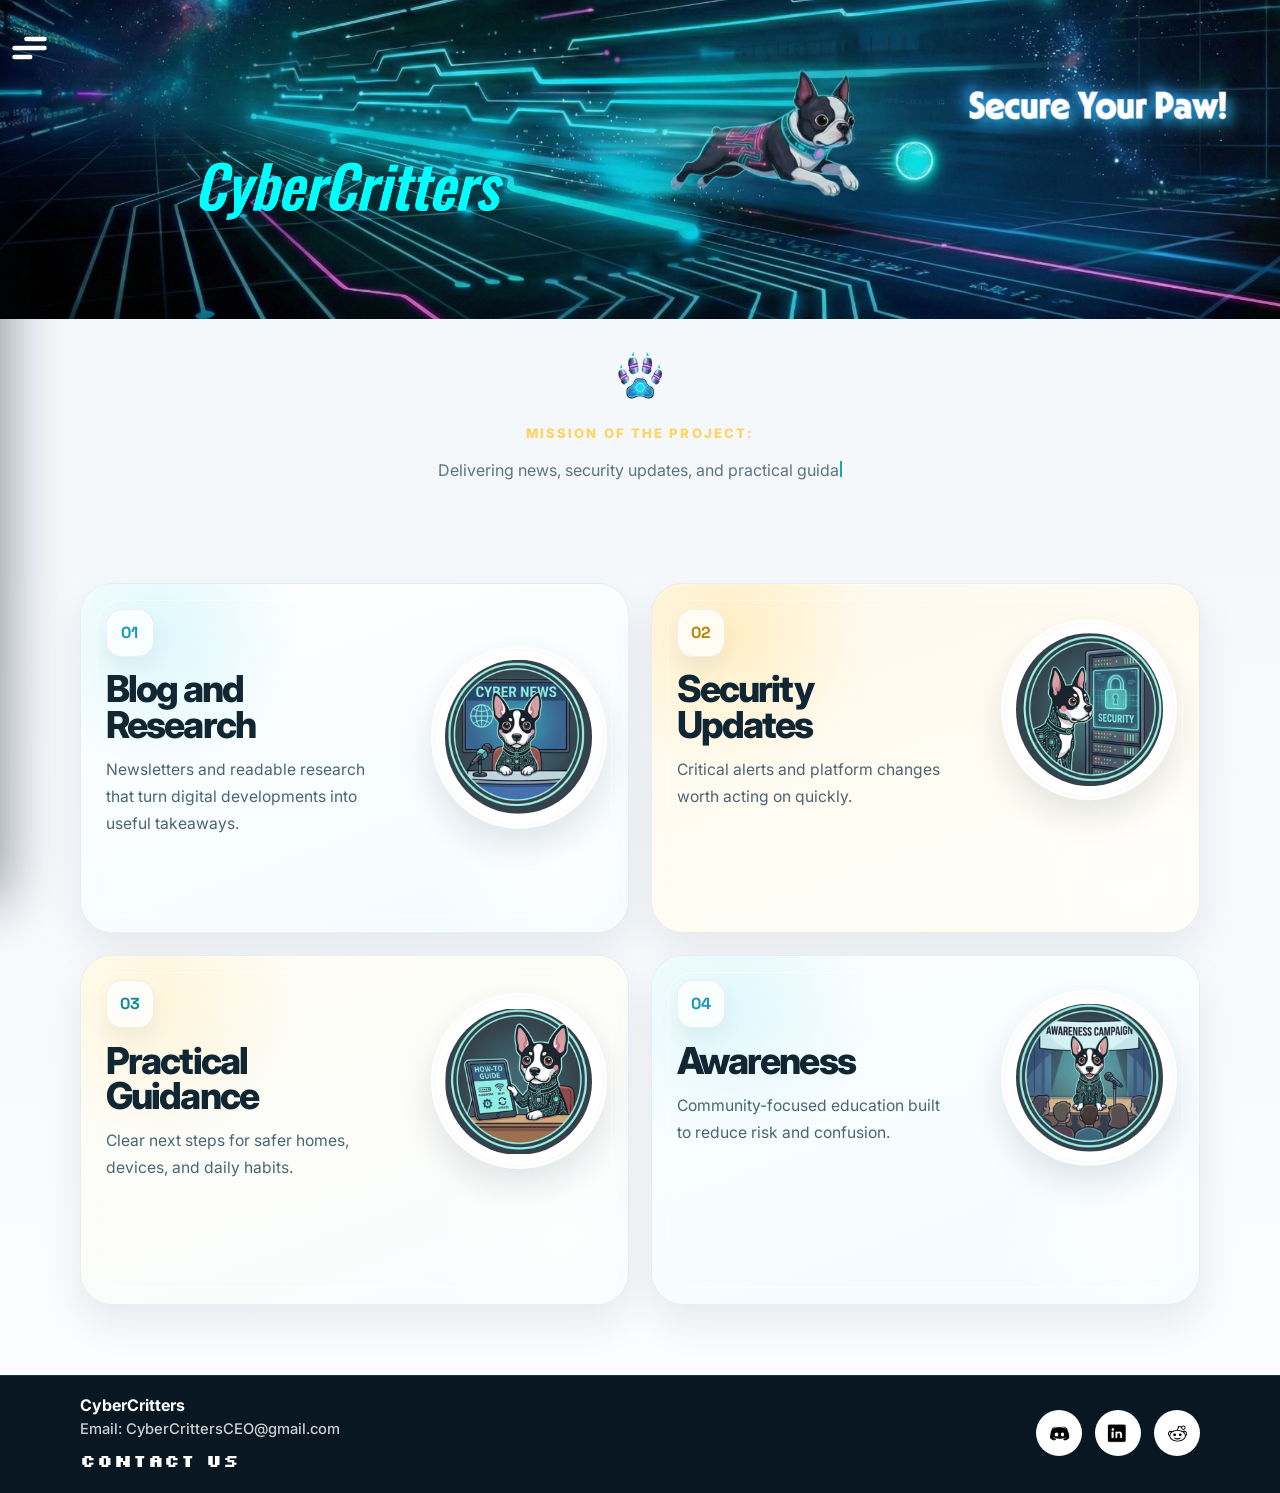
<file: index.html>
<!DOCTYPE html>
<html lang="en">
<head>
  <meta charset="UTF-8" />
  <title>CyberCritters | News, Security Updates &amp; Practical Guidance</title>
  <meta name="viewport" content="width=device-width, initial-scale=1" />
  <meta
    name="description"
    content="CyberCritters delivers news, security updates, and practical guidance to keep all critters—and their devices—safe and connected."
  />
  <script>
    document.documentElement.classList.add("js");
  </script>
  <link rel="stylesheet" href="styles.css?v=20260407pixel" />
  <link rel="preconnect" href="https://fonts.googleapis.com" />
  <link rel="preconnect" href="https://fonts.gstatic.com" crossorigin />
  <link
    href="https://fonts.googleapis.com/css2?family=Inter:wght@300;400;500;600;700;800&amp;family=Space+Grotesk:wght@500;700&amp;display=swap"
    rel="stylesheet"
  />
</head>
<body>
  <header class="site-header">
    <button class="menu-toggle hamburger" type="button" aria-expanded="false" aria-controls="site-menu" aria-label="Open navigation menu">
      <svg viewBox="0 0 32 32" aria-hidden="true" focusable="false">
        <path
          class="line line-top-bottom"
          d="M27 10 13 10C10.8 10 9 8.2 9 6 9 3.5 10.8 2 13 2 15.2 2 17 3.8 17 6L17 26C17 28.2 18.8 30 21 30 23.2 30 25 28.2 25 26 25 23.8 23.2 22 21 22L7 22"
        ></path>
        <path class="line" d="M7 16 27 16"></path>
      </svg>
    </button>

    <div class="nav-backdrop" data-menu-close></div>

    <nav id="site-menu" class="nav-links" aria-label="Primary">
      <a href="#home" data-menu-link>Home</a>
      <a href="history.html" data-menu-link>History</a>
      <a href="team.html" data-menu-link>Team</a>
      <a href="faq.html" data-menu-link>FAQ</a>
      <a href="blog.html" data-menu-link>Blog and Research</a>
    </nav>
  </header>

  <main class="page-shell">
    <section id="home" class="hero-section">
      <figure class="hero-banner-frame">
        <img src="images/contact-banner.png" alt="CyberCritters banner" class="hero-banner-image" />
        <div class="hero-banner-motion" aria-hidden="true">
          <span class="hero-banner-wind hero-banner-wind--dog hero-banner-wind--primary"></span>
          <span class="hero-banner-wind hero-banner-wind--dog hero-banner-wind--secondary"></span>
          <span class="hero-banner-wind hero-banner-wind--dog hero-banner-wind--accent"></span>
          <span class="hero-banner-glow hero-banner-glow--dog"></span>
        </div>
      </figure>
    </section>

    <section id="history" class="mission-section">
      <div class="container mission-shell">
        <div class="mission-header">
          <img src="images/cyber-logo.png" alt="" class="hero-logo" aria-hidden="true" />
          <p class="hero-label">Mission of the project:</p>
        </div>

        <p
          class="hero-mission mission-text"
          data-full-text="Delivering news, security updates, and practical guidance to help keep all critters—and their devices—safe and connected."
          aria-label="Delivering news, security updates, and practical guidance to help keep all critters—and their devices—safe and connected."
        >
          Delivering news, security updates, and practical guidance to help keep all critters—and their devices—safe and connected.
        </p>
      </div>
    </section>

    <section id="services" class="services-section">
      <div class="container">
        <div class="services-grid">
          <article id="blog" class="service-card service-card-news" tabindex="0">
            <div class="service-card-face service-card-front">
              <div class="service-card-front-copy">
                <span class="service-card-index">01</span>
                <h2 id="service-news-title" class="service-card-title-wide">Blog and Research</h2>
                <p class="service-card-front-summary">
                  Newsletters and readable research that turn digital developments into useful takeaways.
                </p>
              </div>
              <div class="service-image-wrapper">
                <img src="images/News.png" alt="News" class="service-image" />
              </div>
            </div>
            <div class="service-card-face service-card-back" aria-labelledby="service-news-title">
              <div class="service-card-copy">
                <span class="service-card-copy-label">Newsroom</span>
                <h3 class="service-card-copy-title">Fresh briefings and research</h3>
                <p>
                  Visit the dedicated page to read newsletters, research notes, and team updates designed
                  for practical digital safety.
                </p>
                <a class="service-card-cta" href="blog.html">Open Blog and Research</a>
              </div>
            </div>
          </article>

          <article class="service-card service-card-security" tabindex="0">
            <div class="service-card-face service-card-front">
              <div class="service-card-front-copy">
                <span class="service-card-index">02</span>
                <h2 id="service-security-title">Security Updates</h2>
                <p class="service-card-front-summary">
                  Critical alerts and platform changes worth acting on quickly.
                </p>
              </div>
              <div class="service-image-wrapper">
                <img src="images/Security.png" alt="Security Updates" class="service-image" />
              </div>
            </div>
            <div class="service-card-face service-card-back" aria-labelledby="service-security-title">
              <div class="service-card-copy">
                <span class="service-card-copy-label">Alerts</span>
                <h3 class="service-card-copy-title">Updates that matter</h3>
                <p>
                  The initiative provides critical technical updates to ensure that infrastructure and
                  devices remain secure and operational.
                </p>
              </div>
            </div>
          </article>

          <article class="service-card service-card-guidance" tabindex="0">
            <div class="service-card-face service-card-front">
              <div class="service-card-front-copy">
                <span class="service-card-index">03</span>
                <h2 id="service-guidance-title">Practical Guidance</h2>
                <p class="service-card-front-summary">
                  Clear next steps for safer homes, devices, and daily habits.
                </p>
              </div>
              <div class="service-image-wrapper">
                <img src="images/Practical Guidance.png" alt="Practical Guidance" class="service-image" />
              </div>
            </div>
            <div class="service-card-face service-card-back" aria-labelledby="service-guidance-title">
              <div class="service-card-copy">
                <span class="service-card-copy-label">How-to</span>
                <h3 class="service-card-copy-title">Advice you can use</h3>
                <p>
                  CyberCritters offers actionable advice to help users maintain the safety and stability of
                  their homes and technology.
                </p>
              </div>
            </div>
          </article>

          <article class="service-card service-card-awareness" tabindex="0">
            <div class="service-card-face service-card-front">
              <div class="service-card-front-copy">
                <span class="service-card-index">04</span>
                <h2 id="service-awareness-title">Awareness</h2>
                <p class="service-card-front-summary">
                  Community-focused education built to reduce risk and confusion.
                </p>
              </div>
              <div class="service-image-wrapper">
                <img src="images/Awareness.png" alt="Awareness" class="service-image" />
              </div>
            </div>
            <div class="service-card-face service-card-back" aria-labelledby="service-awareness-title">
              <div class="service-card-copy">
                <span class="service-card-copy-label">Outreach</span>
                <h3 class="service-card-copy-title">Education with reach</h3>
                <p>
                  This outreach program is committed to bringing vital services and education to communities
                  in need of stability and protection.
                </p>
              </div>
            </div>
          </article>
        </div>
      </div>
    </section>

  </main>

  <footer class="footer">
    <div class="container footer-inner">
      <div class="footer-copy">
        <p class="footer-brand">CyberCritters</p>
        <p class="footer-email-text">Email: CyberCrittersCEO@gmail.com</p>
        <p class="footer-contact"><a href="https://docs.google.com/forms/d/e/1FAIpQLScG01qvbzuL1TJUGbQuSAB-mWb_0QX9uMf7QnUFSmRPn3S9rQ/viewform?usp=dialog" target="_blank" rel="noopener">Contact Us</a></p>
      </div>
      <div class="social-links">
        <a href="https://discord.com/invite/MrxcFZxg7A" target="_blank" rel="noopener" aria-label="Discord">
          <img class="social-icon" src="images/Discord.png" alt="Discord" />
        </a>
        <a
          href="https://www.linkedin.com/company/cybercritters/posts/?feedView=all"
          target="_blank"
          rel="noopener"
          aria-label="LinkedIn"
        >
          <img class="social-icon" src="images/Linkedln.png" alt="LinkedIn" />
        </a>
        <a href="https://www.reddit.com/r/CyberCritters/" target="_blank" rel="noopener" aria-label="Reddit">
          <img class="social-icon" src="images/Reddit.png" alt="Reddit" />
        </a>
      </div>
    </div>
  </footer>

  <script src="site.js?v=20260326blogadmin1"></script>
</body>
</html>
</file>
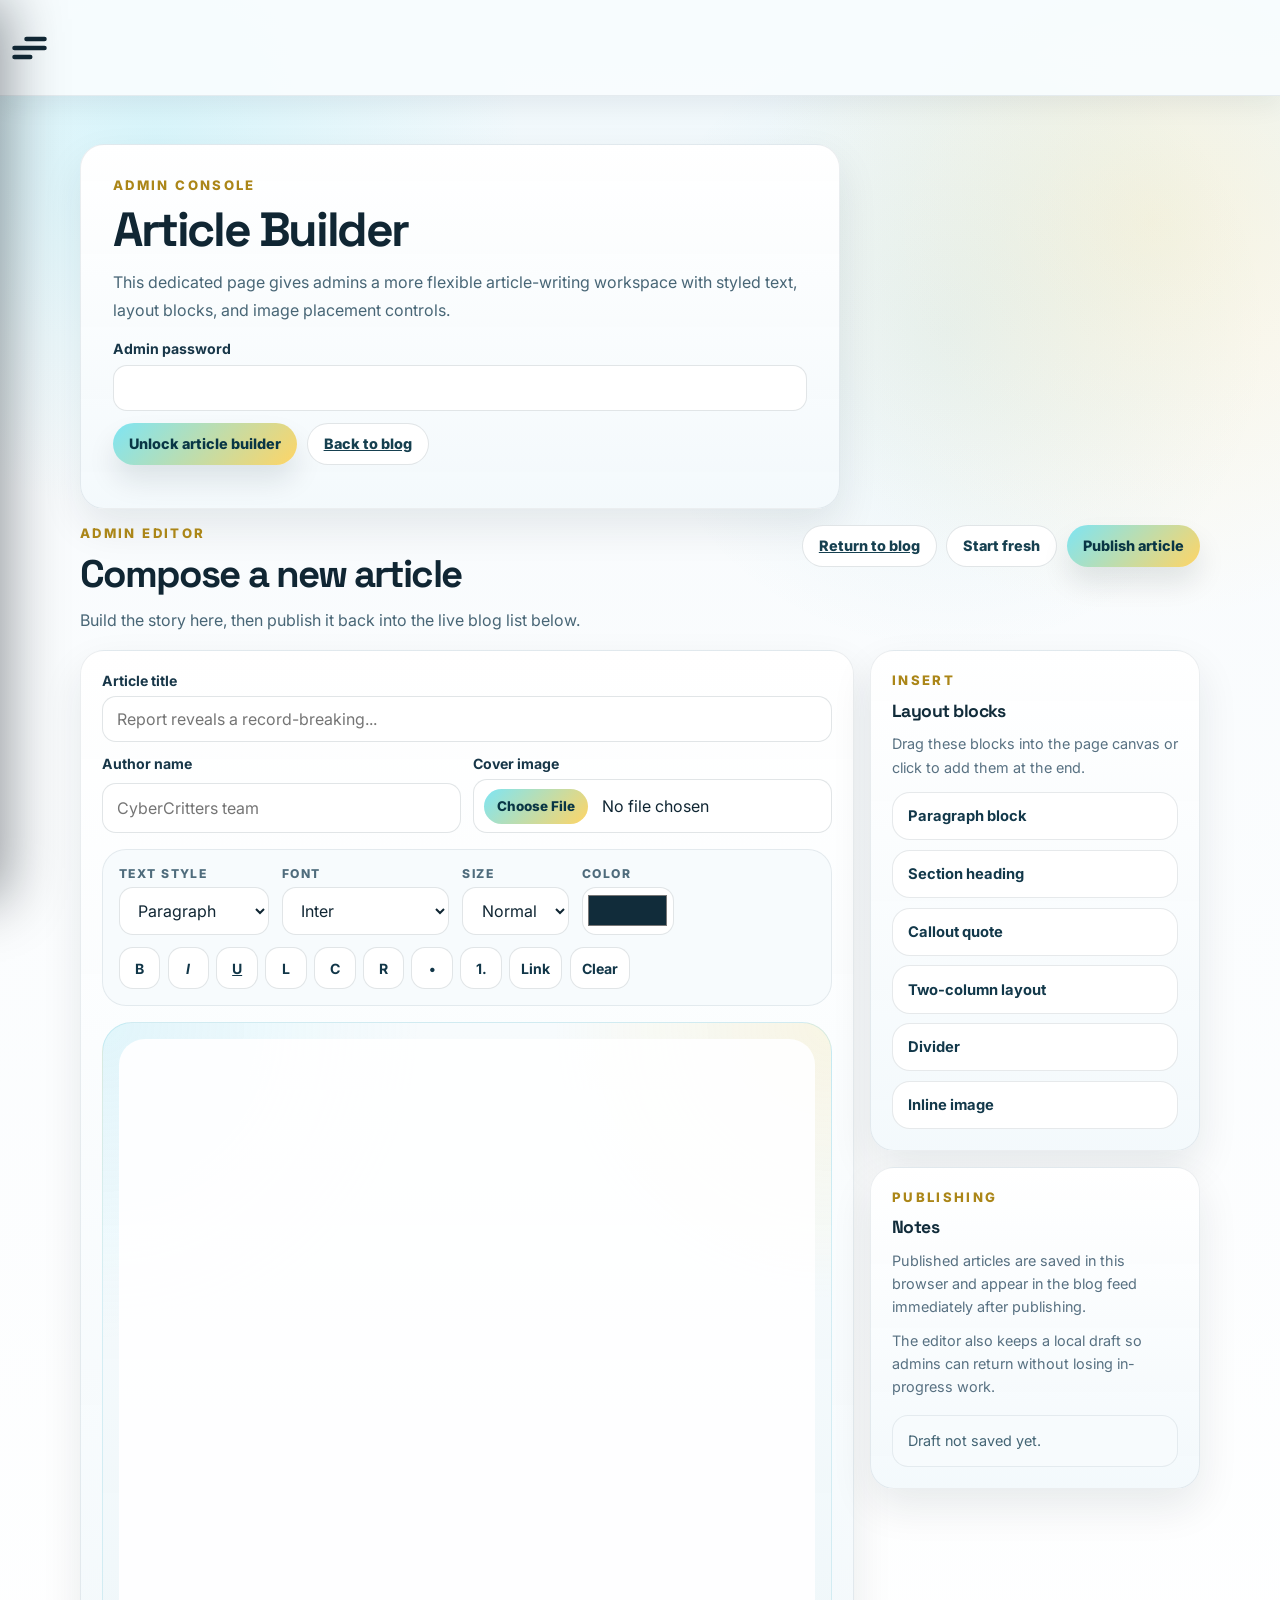
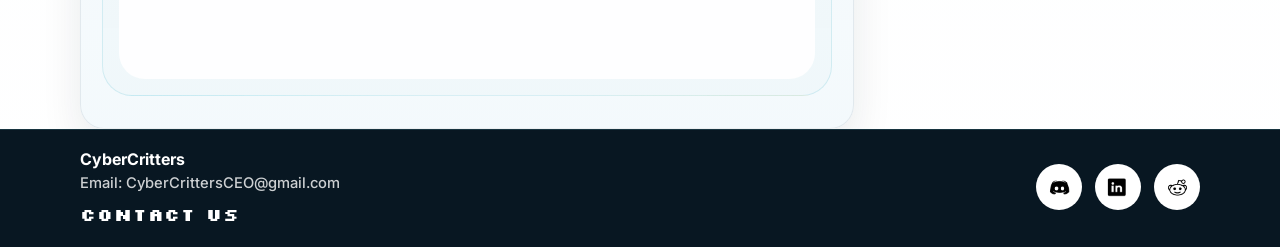
<file: article-editor.html>
<!DOCTYPE html>
<html lang="en">
<head>
  <meta charset="UTF-8" />
  <title>Article Builder — CyberCritters</title>
  <meta name="viewport" content="width=device-width, initial-scale=1" />
  <meta
    name="description"
    content="Create CyberCritters blog articles with a dedicated editor that supports richer text styling, images, and layout blocks."
  />
  <script>
    document.documentElement.classList.add("js");
  </script>
  <link rel="stylesheet" href="styles.css?v=20260414builder" />
  <link rel="preconnect" href="https://fonts.googleapis.com" />
  <link rel="preconnect" href="https://fonts.gstatic.com" crossorigin />
  <link
    href="https://fonts.googleapis.com/css2?family=Inter:wght@300;400;500;600;700;800&family=Merriweather:wght@400;700&family=Playfair+Display:wght@500;700&family=Source+Serif+4:wght@400;600;700&family=Space+Grotesk:wght@500;700&display=swap"
    rel="stylesheet"
  />
</head>
<body class="blog-page article-editor-page-body">
  <header class="site-header">
    <button class="menu-toggle hamburger" type="button" aria-expanded="false" aria-controls="site-menu" aria-label="Open navigation menu">
      <svg viewBox="0 0 32 32" aria-hidden="true" focusable="false">
        <path
          class="line line-top-bottom"
          d="M27 10 13 10C10.8 10 9 8.2 9 6 9 3.5 10.8 2 13 2 15.2 2 17 3.8 17 6L17 26C17 28.2 18.8 30 21 30 23.2 30 25 28.2 25 26 25 23.8 23.2 22 21 22L7 22"
        ></path>
        <path class="line" d="M7 16 27 16"></path>
      </svg>
    </button>

    <div class="nav-backdrop" data-menu-close></div>

    <nav id="site-menu" class="nav-links" aria-label="Primary">
      <a href="index.html#home" data-menu-link>Home</a>
      <a href="history.html" data-menu-link>History</a>
      <a href="team.html" data-menu-link>Team</a>
      <a href="faq.html" data-menu-link>FAQ</a>
      <a href="blog.html" data-menu-link>Blog and Research</a>
    </nav>
  </header>

  <main class="page-shell article-editor-page-shell">
    <section class="container article-editor-page" data-article-editor-page>
      <div class="blog-admin-card article-editor-gate" data-editor-gate>
        <p class="blog-section-label">Admin Console</p>
        <h1 class="article-editor-page-title">Article Builder</h1>
        <p class="article-editor-page-copy">
          This dedicated page gives admins a more flexible article-writing workspace with styled text, layout blocks, and image placement controls.
        </p>

        <form class="blog-unlock-form" data-editor-unlock-form>
          <div class="blog-field">
            <label for="editor-admin-password">Admin password</label>
            <input
              id="editor-admin-password"
              name="admin-password"
              type="password"
              class="blog-input"
              autocomplete="current-password"
              required
            />
          </div>
          <div class="blog-form-actions">
            <button type="submit" class="blog-button">Unlock article builder</button>
            <a href="blog.html" class="blog-button blog-button-secondary">Back to blog</a>
          </div>
        </form>

        <p class="blog-feedback" data-editor-gate-feedback aria-live="polite"></p>
      </div>

      <div class="article-editor-workspace" data-article-editor hidden>
        <div class="article-editor-topbar">
          <div>
            <p class="blog-section-label">Admin Editor</p>
            <h1 class="article-editor-page-title article-editor-page-title--workspace">Compose a new article</h1>
            <p class="article-editor-page-copy">Build the story here, then publish it back into the live blog list below.</p>
          </div>

          <div class="article-editor-topbar-actions">
            <a href="blog.html" class="blog-button blog-button-secondary">Return to blog</a>
            <button type="button" class="blog-button blog-button-secondary" data-editor-reset>Start fresh</button>
            <button type="button" class="blog-button" data-editor-publish>Publish article</button>
          </div>
        </div>

        <div class="article-editor-grid">
          <section class="article-editor-main">
            <div class="blog-admin-card article-editor-sheet">
              <div class="article-editor-fields">
                <div class="blog-field article-editor-field-title">
                  <label for="editor-article-title">Article title</label>
                  <input
                    id="editor-article-title"
                    name="title"
                    type="text"
                    class="blog-input"
                    maxlength="140"
                    placeholder="Report reveals a record-breaking..."
                    data-editor-title
                    required
                  />
                </div>

                <div class="blog-field">
                  <label for="editor-article-author">Author name</label>
                  <input
                    id="editor-article-author"
                    name="author"
                    type="text"
                    class="blog-input"
                    maxlength="90"
                    placeholder="CyberCritters team"
                    data-editor-author
                  />
                </div>

                <div class="blog-field">
                  <label for="editor-cover-image">Cover image</label>
                  <input
                    id="editor-cover-image"
                    name="cover-image"
                    type="file"
                    class="blog-input blog-input-file"
                    accept="image/*"
                    data-editor-cover
                  />
                </div>
              </div>

              <div class="article-editor-toolbar-shell">
                <div class="article-editor-toolbar" role="toolbar" aria-label="Text styling toolbar">
                  <label class="article-editor-toolbar-field">
                    <span>Text style</span>
                    <select class="blog-input" data-editor-block-style>
                      <option value="P">Paragraph</option>
                      <option value="H2">Heading</option>
                      <option value="H3">Subheading</option>
                      <option value="BLOCKQUOTE">Quote</option>
                    </select>
                  </label>

                  <label class="article-editor-toolbar-field">
                    <span>Font</span>
                    <select class="blog-input" data-editor-font>
                      <option value="Inter">Inter</option>
                      <option value="Space Grotesk">Space Grotesk</option>
                      <option value="Merriweather">Merriweather</option>
                      <option value="Playfair Display">Playfair Display</option>
                      <option value="Source Serif 4">Source Serif 4</option>
                    </select>
                  </label>

                  <label class="article-editor-toolbar-field article-editor-toolbar-field--compact">
                    <span>Size</span>
                    <select class="blog-input" data-editor-font-size>
                      <option value="3">Normal</option>
                      <option value="4">Large</option>
                      <option value="5">XL</option>
                      <option value="6">Display</option>
                    </select>
                  </label>

                  <label class="article-editor-toolbar-field article-editor-toolbar-field--compact">
                    <span>Color</span>
                    <input type="color" class="article-editor-color" value="#112c3a" data-editor-text-color />
                  </label>

                  <div class="article-editor-toolbar-buttons">
                    <button type="button" class="article-editor-tool" data-editor-command="bold" aria-label="Bold text"><strong>B</strong></button>
                    <button type="button" class="article-editor-tool" data-editor-command="italic" aria-label="Italic text"><em>I</em></button>
                    <button type="button" class="article-editor-tool" data-editor-command="underline" aria-label="Underline text"><u>U</u></button>
                    <button type="button" class="article-editor-tool" data-editor-command="justifyLeft" aria-label="Align left">L</button>
                    <button type="button" class="article-editor-tool" data-editor-command="justifyCenter" aria-label="Align center">C</button>
                    <button type="button" class="article-editor-tool" data-editor-command="justifyRight" aria-label="Align right">R</button>
                    <button type="button" class="article-editor-tool" data-editor-command="insertUnorderedList" aria-label="Bulleted list">&bull;</button>
                    <button type="button" class="article-editor-tool" data-editor-command="insertOrderedList" aria-label="Numbered list">1.</button>
                    <button type="button" class="article-editor-tool" data-editor-command="createLink" aria-label="Add link">Link</button>
                    <button type="button" class="article-editor-tool" data-editor-command="removeFormat" aria-label="Clear formatting">Clear</button>
                  </div>
                </div>
              </div>

              <div class="article-editor-canvas-shell">
                <div class="article-editor-canvas" data-editor-canvas aria-label="Article page canvas"></div>
              </div>

              <p class="blog-feedback" data-editor-feedback aria-live="polite"></p>
            </div>
          </section>

          <aside class="article-editor-sidebar">
            <div class="blog-admin-card article-editor-sidecard">
              <p class="blog-section-label">Insert</p>
              <h2 class="blog-admin-subtitle">Layout blocks</h2>
              <p class="blog-admin-note">Drag these blocks into the page canvas or click to add them at the end.</p>
              <div class="article-editor-blocks">
                <button type="button" class="article-editor-block-btn" data-editor-insert="paragraph" data-palette-block="paragraph" draggable="true">Paragraph block</button>
                <button type="button" class="article-editor-block-btn" data-editor-insert="heading" data-palette-block="heading" draggable="true">Section heading</button>
                <button type="button" class="article-editor-block-btn" data-editor-insert="callout" data-palette-block="callout" draggable="true">Callout quote</button>
                <button type="button" class="article-editor-block-btn" data-editor-insert="two-column" data-palette-block="two-column" draggable="true">Two-column layout</button>
                <button type="button" class="article-editor-block-btn" data-editor-insert="divider" data-palette-block="divider" draggable="true">Divider</button>
                <button type="button" class="article-editor-block-btn" data-editor-insert="image" data-palette-block="image" draggable="true">Inline image</button>
              </div>
            </div>

            <div class="blog-admin-card article-editor-sidecard">
              <p class="blog-section-label">Publishing</p>
              <h2 class="blog-admin-subtitle">Notes</h2>
              <p class="blog-admin-note">
                Published articles are saved in this browser and appear in the blog feed immediately after publishing.
              </p>
              <p class="blog-admin-note">
                The editor also keeps a local draft so admins can return without losing in-progress work.
              </p>
              <p class="article-editor-draft-status" data-editor-draft-status>Draft not saved yet.</p>
            </div>
          </aside>
        </div>

        <input type="file" accept="image/*" hidden data-editor-inline-image />
      </div>
    </section>
  </main>

  <footer class="footer">
    <div class="container footer-inner">
      <div class="footer-copy">
        <p class="footer-brand">CyberCritters</p>
        <p class="footer-email-text">Email: CyberCrittersCEO@gmail.com</p>
        <p class="footer-contact"><a href="https://docs.google.com/forms/d/e/1FAIpQLScG01qvbzuL1TJUGbQuSAB-mWb_0QX9uMf7QnUFSmRPn3S9rQ/viewform?usp=dialog" target="_blank" rel="noopener">Contact Us</a></p>
      </div>

      <div class="social-links">
        <a href="https://discord.com/invite/MrxcFZxg7A" target="_blank" rel="noopener" aria-label="Discord">
          <img class="social-icon" src="images/Discord.png" alt="Discord" />
        </a>
        <a
          href="https://www.linkedin.com/company/cybercritters/posts/?feedView=all"
          target="_blank"
          rel="noopener"
          aria-label="LinkedIn"
        >
          <img class="social-icon" src="images/Linkedln.png" alt="LinkedIn" />
        </a>
        <a href="https://www.reddit.com/r/CyberCritters/" target="_blank" rel="noopener" aria-label="Reddit">
          <img class="social-icon" src="images/Reddit.png" alt="Reddit" />
        </a>
      </div>
    </div>
  </footer>

  <script src="site.js?v=20260414builder1"></script>
</body>
</html>
</file>
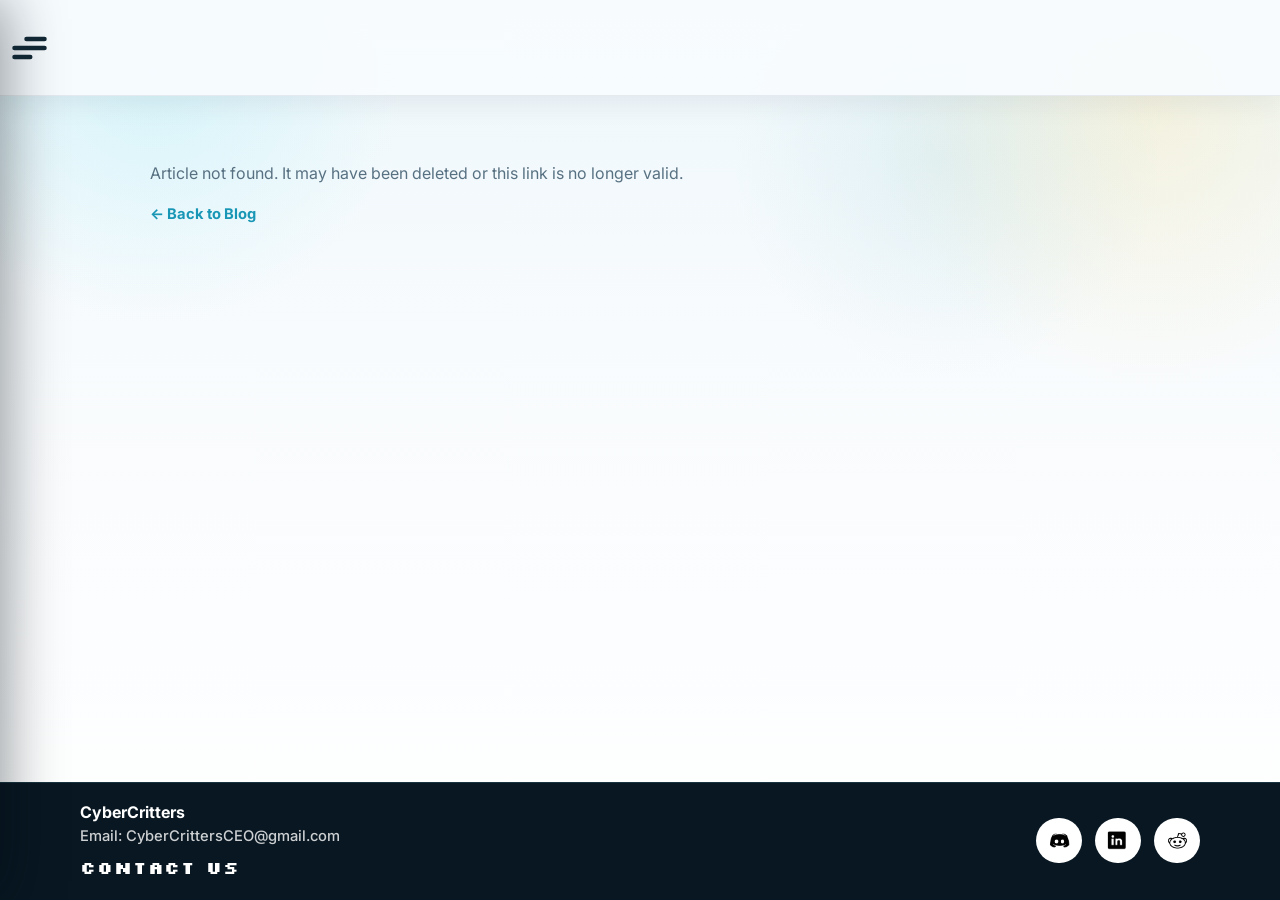
<file: article.html>
<!DOCTYPE html>
<html lang="en">
<head>
  <meta charset="UTF-8" />
  <title>Article — CyberCritters</title>
  <meta name="viewport" content="width=device-width, initial-scale=1" />
  <script>
    document.documentElement.classList.add("js");
  </script>
  <link rel="stylesheet" href="styles.css?v=20260414builder" />
  <link rel="preconnect" href="https://fonts.googleapis.com" />
  <link rel="preconnect" href="https://fonts.gstatic.com" crossorigin />
  <link
    href="https://fonts.googleapis.com/css2?family=Inter:wght@300;400;500;600;700;800&family=Space+Grotesk:wght@500;700&display=swap"
    rel="stylesheet"
  />
</head>
<body class="blog-page">
  <header class="site-header">
    <button class="menu-toggle hamburger" type="button" aria-expanded="false" aria-controls="site-menu" aria-label="Open navigation menu">
      <svg viewBox="0 0 32 32" aria-hidden="true" focusable="false">
        <path
          class="line line-top-bottom"
          d="M27 10 13 10C10.8 10 9 8.2 9 6 9 3.5 10.8 2 13 2 15.2 2 17 3.8 17 6L17 26C17 28.2 18.8 30 21 30 23.2 30 25 28.2 25 26 25 23.8 23.2 22 21 22L7 22"
        ></path>
        <path class="line" d="M7 16 27 16"></path>
      </svg>
    </button>

    <div class="nav-backdrop" data-menu-close></div>

    <nav id="site-menu" class="nav-links" aria-label="Primary">
      <a href="index.html#home" data-menu-link>Home</a>
      <a href="history.html" data-menu-link>History</a>
      <a href="team.html" data-menu-link>Team</a>
      <a href="faq.html" data-menu-link>FAQ</a>
      <a href="blog.html" data-menu-link>Blog and Research</a>
    </nav>
  </header>

  <main class="page-shell article-page-shell">
    <div class="container article-page-container" data-article-page>
      <p class="article-page-loading">Loading article&hellip;</p>
    </div>
  </main>

  <footer class="footer">
    <div class="container footer-inner">
      <div class="footer-copy">
        <p class="footer-brand">CyberCritters</p>
        <p class="footer-email-text">Email: CyberCrittersCEO@gmail.com</p>
        <p class="footer-contact"><a href="https://docs.google.com/forms/d/e/1FAIpQLScG01qvbzuL1TJUGbQuSAB-mWb_0QX9uMf7QnUFSmRPn3S9rQ/viewform?usp=dialog" target="_blank" rel="noopener">Contact Us</a></p>
      </div>

      <div class="social-links">
        <a href="https://discord.com/invite/MrxcFZxg7A" target="_blank" rel="noopener" aria-label="Discord">
          <img class="social-icon" src="images/Discord.png" alt="Discord" />
        </a>
        <a
          href="https://www.linkedin.com/company/cybercritters/posts/?feedView=all"
          target="_blank"
          rel="noopener"
          aria-label="LinkedIn"
        >
          <img class="social-icon" src="images/Linkedln.png" alt="LinkedIn" />
        </a>
        <a href="https://www.reddit.com/r/CyberCritters/" target="_blank" rel="noopener" aria-label="Reddit">
          <img class="social-icon" src="images/Reddit.png" alt="Reddit" />
        </a>
      </div>
    </div>
  </footer>

  <script src="site.js?v=20260414builder1"></script>
</body>
</html>
</file>
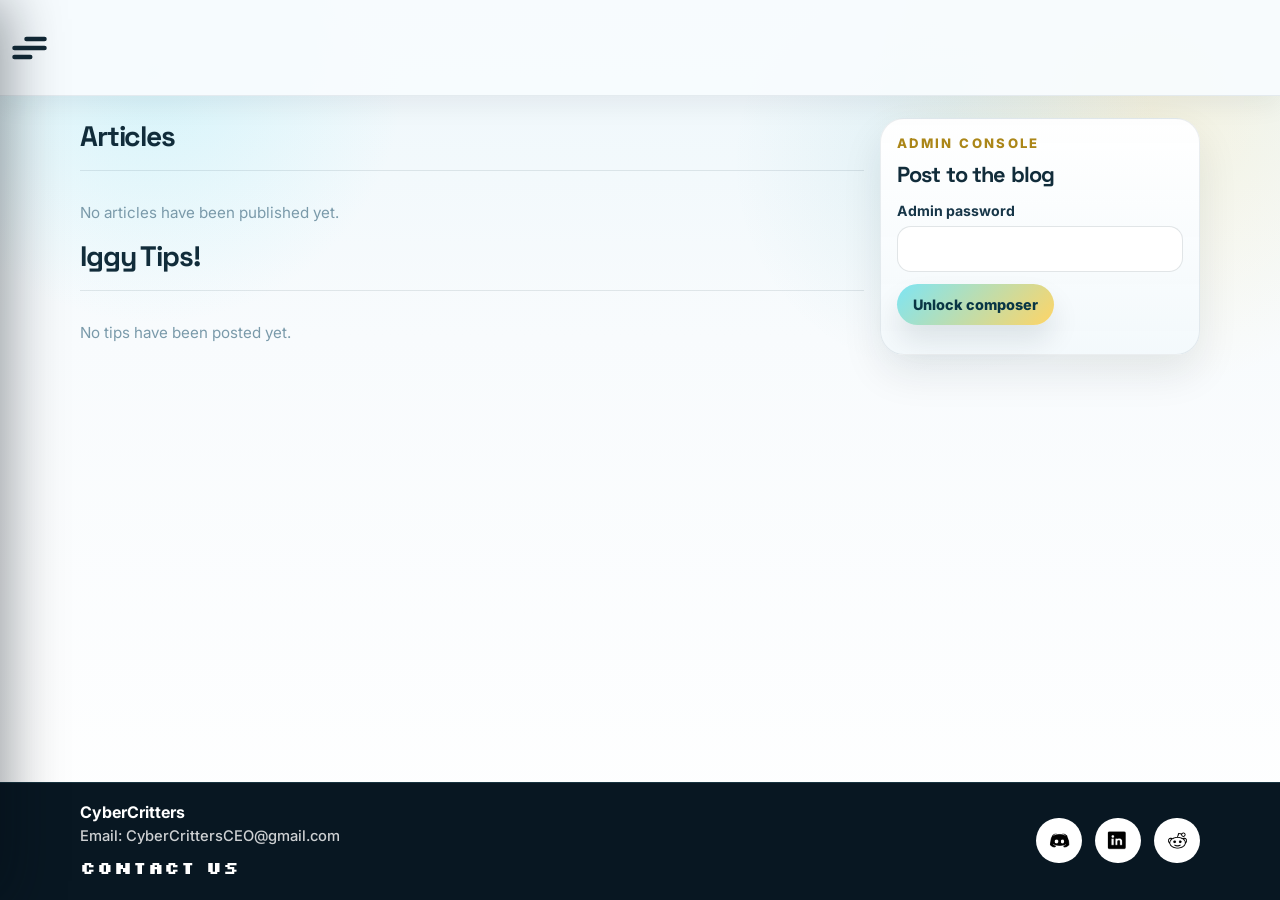
<file: blog.html>
<!DOCTYPE html>
<html lang="en">
<head>
  <meta charset="UTF-8" />
  <title>CyberCritters | Blog and Research</title>
  <meta name="viewport" content="width=device-width, initial-scale=1" />
  <meta
    name="description"
    content="Read CyberCritters newsletters and research notes covering practical safety habits, security updates, and community-friendly digital guidance."
  />
  <script>
    document.documentElement.classList.add("js");
  </script>
  <link rel="stylesheet" href="styles.css?v=20260414builder" />
  <link rel="preconnect" href="https://fonts.googleapis.com" />
  <link rel="preconnect" href="https://fonts.gstatic.com" crossorigin />
  <link
    href="https://fonts.googleapis.com/css2?family=Inter:wght@300;400;500;600;700;800&amp;family=Space+Grotesk:wght@500;700&amp;display=swap"
    rel="stylesheet"
  />
</head>
<body class="blog-page">
  <header class="site-header">
    <button class="menu-toggle hamburger" type="button" aria-expanded="false" aria-controls="site-menu" aria-label="Open navigation menu">
      <svg viewBox="0 0 32 32" aria-hidden="true" focusable="false">
        <path
          class="line line-top-bottom"
          d="M27 10 13 10C10.8 10 9 8.2 9 6 9 3.5 10.8 2 13 2 15.2 2 17 3.8 17 6L17 26C17 28.2 18.8 30 21 30 23.2 30 25 28.2 25 26 25 23.8 23.2 22 21 22L7 22"
        ></path>
        <path class="line" d="M7 16 27 16"></path>
      </svg>
    </button>

    <div class="nav-backdrop" data-menu-close></div>

    <nav id="site-menu" class="nav-links" aria-label="Primary">
      <a href="index.html#home" data-menu-link>Home</a>
      <a href="history.html" data-menu-link>History</a>
      <a href="team.html" data-menu-link>Team</a>
      <a href="faq.html" data-menu-link>FAQ</a>
      <a href="blog.html" data-menu-link aria-current="page">Blog and Research</a>
    </nav>
  </header>

  <main class="page-shell blog-page-shell">
    <section class="blog-content-section" aria-label="Blog content and admin tools">
      <div class="container blog-layout">

        <!-- ── LEFT: content feeds ── -->
        <div class="blog-feed-shell">

          <!-- Articles -->
          <div class="blog-section-block">
            <h2 class="blog-section-heading">Articles</h2>
            <hr class="blog-section-divider" />
            <div class="blog-feed articles-feed" data-articles-feed></div>
            <p class="blog-feed-empty" data-articles-empty hidden>No articles have been published yet.</p>
          </div>

          <!-- Iggy Tips -->
          <div class="blog-section-block">
            <h2 class="blog-section-heading">Iggy Tips!</h2>
            <hr class="blog-section-divider" />
            <div class="iggy-tips-feed" data-iggy-feed></div>
            <p class="blog-feed-empty" data-iggy-empty hidden>No tips have been posted yet.</p>
          </div>

        </div>

        <!-- ── RIGHT: admin panel ── -->
        <aside class="blog-admin-panel" data-blog-admin-panel>

          <!-- Lock card -->
          <div class="blog-admin-card blog-admin-lock" data-blog-admin-lock>
            <p class="blog-section-label">Admin Console</p>
            <h2 class="blog-admin-title">Post to the blog</h2>

            <form class="blog-unlock-form" data-blog-unlock-form>
              <div class="blog-field">
                <label for="blog-admin-password">Admin password</label>
                <input
                  id="blog-admin-password"
                  name="admin-password"
                  type="password"
                  class="blog-input"
                  autocomplete="current-password"
                  required
                />
              </div>
              <button type="submit" class="blog-button">Unlock composer</button>
            </form>

            <p class="blog-feedback" data-blog-admin-feedback aria-live="polite"></p>
          </div>

          <!-- Composer card -->
          <div class="blog-admin-card blog-composer" data-blog-composer hidden>
            <div class="blog-admin-top">
              <div>
                <p class="blog-section-label">Admin Console</p>
                <h2 class="blog-admin-title">Publishing tools unlocked</h2>
              </div>
              <span class="blog-admin-pill">Admin access</span>
            </div>

            <div class="blog-admin-action-card">
              <h3 class="blog-admin-subtitle">Article Builder</h3>
              <p class="blog-admin-note">
                Write articles in the dedicated editor page with richer text styling, font controls, image blocks, and layout tools.
              </p>
              <a href="article-editor.html" class="blog-button">Open article editor</a>
            </div>

            <div class="blog-admin-action-card">
              <h3 class="blog-admin-subtitle">Post an Iggy Tip</h3>
              <p class="blog-admin-note">Quick image-based tips can still be posted directly from this page.</p>

            <!-- Iggy Tip form -->
            <form class="blog-form" data-tip-form>
              <div class="blog-field">
                <label for="tip-caption">Caption / title</label>
                <input id="tip-caption" name="caption" type="text" class="blog-input" maxlength="120" required />
              </div>

              <div class="blog-field">
                <label for="tip-image">Tip image (required)</label>
                <input
                  id="tip-image"
                  name="image"
                  type="file"
                  class="blog-input blog-input-file"
                  accept="image/*"
                  required
                />
              </div>

              <div class="blog-form-actions">
                <button type="submit" class="blog-button">Post tip</button>
              </div>
            </form>
            </div>

            <p class="blog-feedback" data-blog-form-feedback aria-live="polite"></p>

            <button type="button" class="blog-button blog-button-secondary blog-lock-btn" data-blog-lock>Lock admin panel</button>
          </div>

        </aside>
      </div>
    </section>
  </main>

  <footer class="footer">
    <div class="container footer-inner">
      <div class="footer-copy">
        <p class="footer-brand">CyberCritters</p>
        <p class="footer-email-text">Email: CyberCrittersCEO@gmail.com</p>
        <p class="footer-contact"><a href="https://docs.google.com/forms/d/e/1FAIpQLScG01qvbzuL1TJUGbQuSAB-mWb_0QX9uMf7QnUFSmRPn3S9rQ/viewform?usp=dialog" target="_blank" rel="noopener">Contact Us</a></p>
      </div>

      <div class="social-links">
        <a href="https://discord.com/invite/MrxcFZxg7A" target="_blank" rel="noopener" aria-label="Discord">
          <img class="social-icon" src="images/Discord.png" alt="Discord" />
        </a>
        <a
          href="https://www.linkedin.com/company/cybercritters/posts/?feedView=all"
          target="_blank"
          rel="noopener"
          aria-label="LinkedIn"
        >
          <img class="social-icon" src="images/Linkedln.png" alt="LinkedIn" />
        </a>
        <a href="https://www.reddit.com/r/CyberCritters/" target="_blank" rel="noopener" aria-label="Reddit">
          <img class="social-icon" src="images/Reddit.png" alt="Reddit" />
        </a>
      </div>
    </div>
  </footer>

  <script src="site.js?v=20260414builder1"></script>
</body>
</html>
</file>
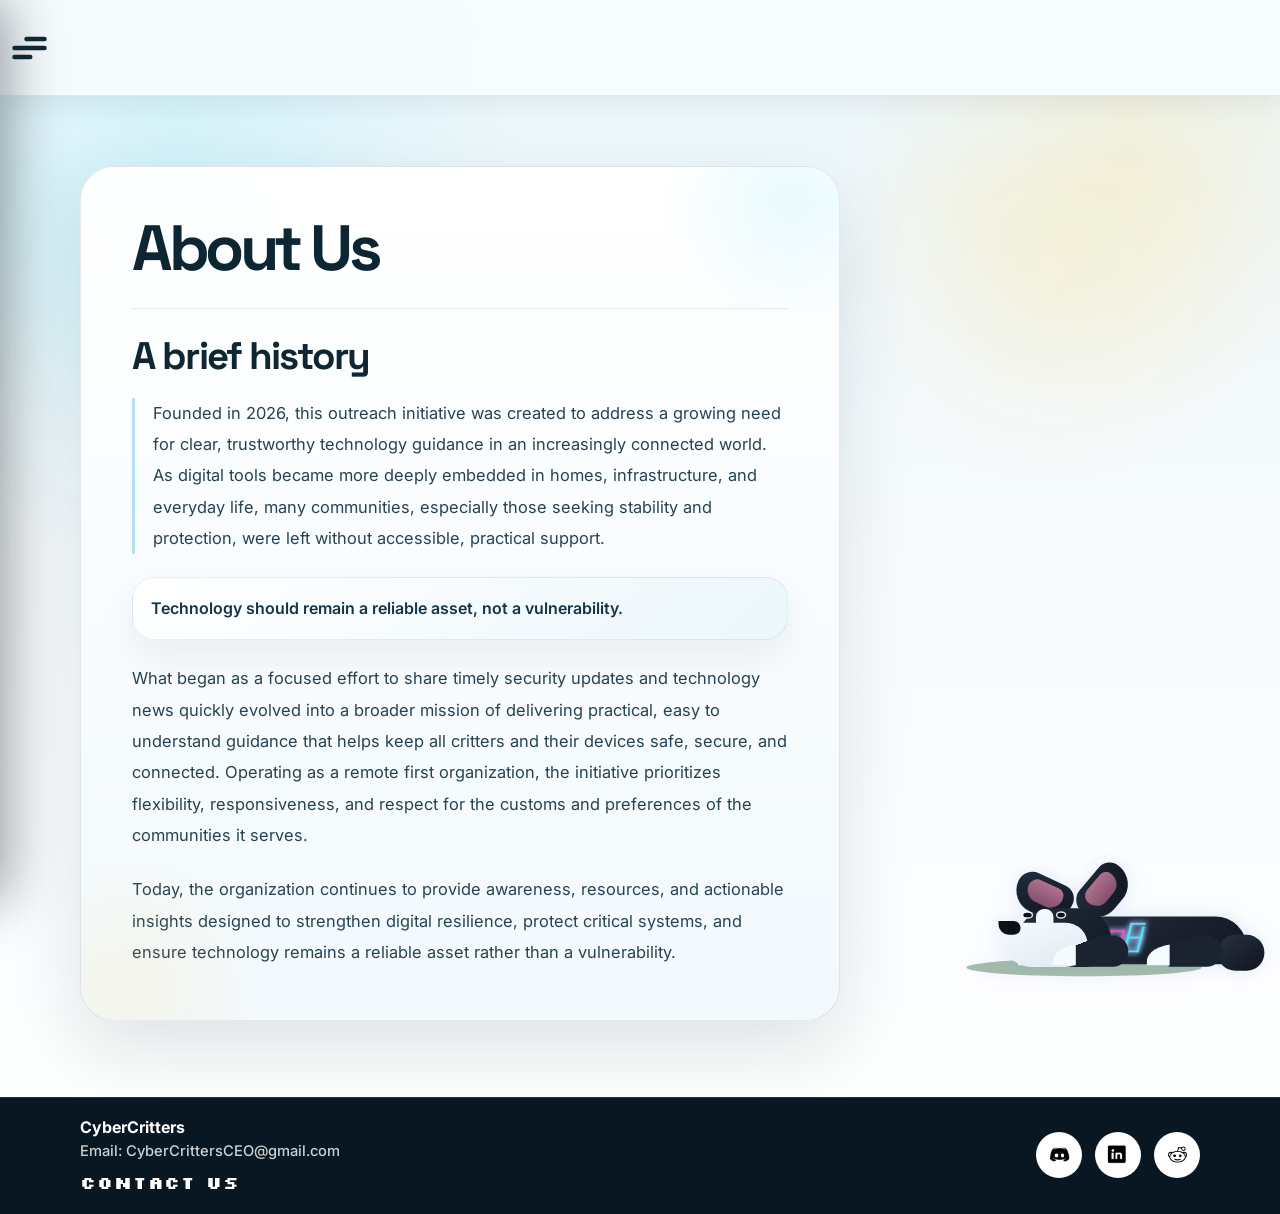
<file: history.html>
<!DOCTYPE html>
<html lang="en">
<head>
  <meta charset="UTF-8" />
  <title>CyberCritters | History</title>
  <meta name="viewport" content="width=device-width, initial-scale=1" />
  <meta
    name="description"
    content="CyberCritters delivers news, security updates, and practical guidance to keep all critters—and their devices—safe and connected."
  />
  <script>
    document.documentElement.classList.add("js");
  </script>
  <link rel="stylesheet" href="styles.css?v=20260407pixel" />
  <link rel="preconnect" href="https://fonts.googleapis.com" />
  <link rel="preconnect" href="https://fonts.gstatic.com" crossorigin />
  <link
    href="https://fonts.googleapis.com/css2?family=Inter:wght@300;400;500;600;700;800&amp;family=Space+Grotesk:wght@500;700&amp;display=swap"
    rel="stylesheet"
  />
  <style>
    body.history-page {
      background:
        radial-gradient(circle at 14% 10%, rgba(121, 228, 244, 0.22), transparent 22%),
        radial-gradient(circle at 88% 12%, rgba(255, 211, 95, 0.2), transparent 18%),
        linear-gradient(180deg, #ebf6fb 0%, #f7fbfd 46%, #ffffff 100%);
    }

    .history-page .site-header {
      position: sticky;
      top: 0;
      background: rgba(247, 252, 254, 0.96);
      border-bottom: 1px solid rgba(12, 44, 61, 0.08);
      -webkit-backdrop-filter: none;
      backdrop-filter: none;
      box-shadow: 0 10px 24px rgba(7, 28, 39, 0.06);
    }

    .history-page .menu-toggle {
      color: #102633;
      text-shadow: none;
    }

    .history-page .hamburger .line {
      stroke: #102633;
    }

    .history-page-shell {
      padding-top: 1.2rem;
    }

    .history-showcase-section {
      position: relative;
      padding: clamp(2.2rem, 4vw, 4.8rem) 0 4.75rem;
      isolation: isolate;
    }

    .history-showcase-section::before {
      content: "";
      position: absolute;
      inset: 2.8rem 0 auto;
      height: 24rem;
      background:
        radial-gradient(circle at 14% 35%, rgba(121, 228, 244, 0.18), transparent 26%),
        radial-gradient(circle at 82% 28%, rgba(255, 211, 95, 0.14), transparent 20%);
      filter: blur(18px);
      opacity: 0.9;
      pointer-events: none;
      z-index: -1;
    }

    .history-showcase {
      max-width: 760px;
      margin: 0;
    }

    .history-story-card {
      margin: 0;
      border: 1px solid rgba(12, 44, 61, 0.1);
      border-radius: 34px;
    }

    .history-story-card {
      position: relative;
      padding: clamp(1.8rem, 4vw, 3.4rem);
      overflow: hidden;
      background:
        linear-gradient(180deg, rgba(255, 255, 255, 0.98) 0%, rgba(242, 249, 253, 0.98) 100%);
      box-shadow:
        0 28px 74px rgba(7, 28, 39, 0.12),
        inset 0 1px 0 rgba(255, 255, 255, 0.7);
    }

    .history-story-card::before {
      content: "";
      position: absolute;
      top: -6rem;
      right: -5rem;
      width: 16rem;
      height: 16rem;
      border-radius: 999px;
      background: radial-gradient(circle, rgba(121, 228, 244, 0.16) 0%, rgba(121, 228, 244, 0) 72%);
      pointer-events: none;
    }

    .history-story-card::after {
      content: "";
      position: absolute;
      left: -5rem;
      bottom: -6rem;
      width: 16rem;
      height: 16rem;
      border-radius: 999px;
      background: radial-gradient(circle, rgba(255, 211, 95, 0.12) 0%, rgba(255, 211, 95, 0) 72%);
      pointer-events: none;
    }

    .history-main-title {
      position: relative;
      z-index: 1;
      margin: 0;
      max-width: 8ch;
      font-family: "Space Grotesk", "Inter", system-ui, sans-serif;
      font-size: clamp(3rem, 5vw, 5.4rem);
      font-weight: 700;
      line-height: 0.92;
      letter-spacing: -0.07em;
      color: #0d2634;
    }

    .history-subtitle {
      position: relative;
      z-index: 1;
      margin: 1.1rem 0 0;
      max-width: 34rem;
      font-size: 1.05rem;
      line-height: 1.85;
      color: #587182;
    }

    .history-copy {
      display: grid;
      gap: 1.45rem;
      margin-top: 1.9rem;
      padding-top: 1.75rem;
      border-top: 1px solid rgba(12, 44, 61, 0.1);
    }

    .history-copy-heading {
      margin: 0;
      font-family: "Space Grotesk", "Inter", system-ui, sans-serif;
      font-size: clamp(1.8rem, 3vw, 2.8rem);
      font-weight: 700;
      line-height: 0.98;
      letter-spacing: -0.05em;
      color: #102633;
    }

    .history-lead {
      margin: 0;
      padding-left: 1.1rem;
      border-left: 3px solid rgba(26, 163, 188, 0.3);
      font-size: 1.12rem;
      line-height: 1.9;
      color: #17374a;
    }

    .history-callout {
      padding: 1rem 1.1rem;
      border: 1px solid rgba(12, 44, 61, 0.08);
      border-radius: 22px;
      background: linear-gradient(135deg, rgba(255, 255, 255, 0.94) 0%, rgba(235, 247, 252, 0.96) 100%);
      box-shadow: 0 18px 36px rgba(7, 28, 39, 0.06);
      font-size: 1rem;
      font-weight: 600;
      line-height: 1.8;
      color: #163447;
    }

    .history-copy p {
      margin: 0;
      font-size: 1.03rem;
      line-height: 1.9;
      color: #274252;
    }

    .history-layout-shell {
      position: relative;
      padding-right: clamp(0rem, 22vw, 18rem);
    }

    .history-dog-wrap {
      --dog-dark: #1b2230;
      --dog-dark-deep: #0f1520;
      --dog-white: #f6fbff;
      --dog-white-soft: #dfe9f2;
      --dog-teal: #45ecf7;
      --dog-pink: #ff4fb9;
      --dog-ear-inner: #8d5575;
      position: absolute;
      right: 0;
      bottom: -1.5rem;
      width: clamp(14rem, 20vw, 18rem);
      pointer-events: none;
      z-index: 2;
    }

    .history-dog-wrap .main {
      position: relative;
      width: 100%;
      aspect-ratio: 1;
      display: flex;
      justify-content: center;
      align-items: center;
    }

    .history-dog-wrap .leg {
      position: absolute;
      bottom: 0;
      width: 2vmax;
      height: 2.125vmax;
    }

    .history-dog-wrap .paw {
      position: absolute;
      bottom: 2px;
      left: 0;
      width: 1.95vmax;
      height: 1.8vmax;
      overflow: hidden;
    }

    .history-dog-wrap .paw::before {
      content: "";
      position: absolute;
      width: 5vmax;
      height: 3vmax;
      border-radius: 50%;
    }

    .history-dog-wrap .top {
      position: absolute;
      bottom: 0;
      left: 0.75vmax;
      height: 4.5vmax;
      width: 2.625vmax;
      border-top-left-radius: 1.425vmax;
      border-top-right-radius: 1.425vmax;
      transform-origin: bottom right;
      transform: rotateZ(90deg) translateX(-0.1vmax) translateY(1.5vmax);
      z-index: -1;
      background-image: linear-gradient(70deg, transparent 20%, var(--dog-dark) 20%);
    }

    .history-dog-wrap .dog {
      position: relative;
      width: 20vmax;
      height: 8vmax;
      transform: scale(0.92);
      transform-origin: bottom right;
      z-index: 2;
      filter:
        drop-shadow(0 0 0.7vmax rgba(69, 236, 247, 0.14))
        drop-shadow(0 0 0.95vmax rgba(255, 79, 185, 0.08));
    }

    .history-dog-wrap .dog::before {
      content: "";
      position: absolute;
      bottom: -0.75vmax;
      right: -0.15vmax;
      width: 100%;
      height: 1.5vmax;
      background-color: rgba(102, 141, 112, 0.58);
      border-radius: 50%;
      z-index: -1000;
      animation: history-dog-shadow 10s cubic-bezier(0.3, 0.41, 0.18, 1.01) infinite;
    }

    .history-dog-wrap .dog__head {
      position: absolute;
      left: 4.5vmax;
      bottom: 0;
      width: 8vmax;
      height: 5vmax;
      border-top-left-radius: 4.05vmax;
      border-top-right-radius: 4.05vmax;
      border-bottom-right-radius: 3.3vmax;
      border-bottom-left-radius: 3.3vmax;
      background: linear-gradient(145deg, #232d3e 0%, var(--dog-dark-deep) 100%);
      box-shadow: inset -0.18vmax -0.18vmax 0 rgba(255, 255, 255, 0.05);
      animation: history-dog-head 10s cubic-bezier(0.3, 0.41, 0.18, 1.01) infinite;
    }

    .history-dog-wrap .dog__head::before {
      content: "";
      position: absolute;
      top: 0.05vmax;
      left: 1.58vmax;
      width: 1.52vmax;
      height: 4.6vmax;
      border-radius: 1vmax 1vmax 1.1vmax 1.1vmax;
      background: linear-gradient(180deg, var(--dog-white) 0%, var(--dog-white-soft) 100%);
      transform: rotate(-1deg);
    }

    .history-dog-wrap .dog__head-c {
      position: absolute;
      left: 1.5vmax;
      bottom: 0;
      width: 9.75vmax;
      height: 8.25vmax;
      animation: history-dog-head 10s cubic-bezier(0.3, 0.41, 0.18, 1.01) infinite;
      z-index: -1;
    }

    .history-dog-wrap .dog__head-c::after {
      content: "";
      position: absolute;
      left: 5.25vmax;
      bottom: 0.55vmax;
      width: 0.72vmax;
      height: 0.72vmax;
      border-radius: 50%;
      background: var(--dog-pink);
      box-shadow:
        0 0 0.42vmax rgba(255, 79, 185, 0.85),
        0 0 0 0.12vmax rgba(69, 236, 247, 0.95);
    }

    .history-dog-wrap .dog__snout {
      position: absolute;
      left: -1.5vmax;
      bottom: 0;
      width: 7.5vmax;
      height: 3.75vmax;
      border-top-right-radius: 3vmax;
      border-bottom-right-radius: 3vmax;
      border-bottom-left-radius: 4.5vmax;
      background: linear-gradient(160deg, var(--dog-white) 0%, var(--dog-white-soft) 100%);
      animation: history-dog-snout 10s cubic-bezier(0.3, 0.41, 0.18, 1.01) infinite;
    }

    .history-dog-wrap .dog__snout::before {
      content: "";
      position: absolute;
      left: -0.1125vmax;
      top: -0.15vmax;
      width: 1.875vmax;
      height: 1.125vmax;
      border-top-right-radius: 3vmax;
      border-bottom-right-radius: 3vmax;
      border-bottom-left-radius: 4.5vmax;
      background-color: #0c1118;
      animation: history-dog-snout-b 10s cubic-bezier(0.3, 0.41, 0.18, 1.01) infinite;
    }

    .history-dog-wrap .dog__eye-l,
    .history-dog-wrap .dog__eye-r {
      position: absolute;
      top: -0.9vmax;
      width: 0.675vmax;
      height: 0.375vmax;
      border-radius: 50%;
      background-color: #0b1017;
      box-shadow: 0 0 0 0.12vmax rgba(246, 251, 255, 0.9);
      animation: history-dog-eye 10s cubic-bezier(0.3, 0.41, 0.18, 1.01) infinite;
    }

    .history-dog-wrap .dog__eye-l {
      left: 27%;
    }

    .history-dog-wrap .dog__eye-r {
      left: 65%;
    }

    .history-dog-wrap .dog__ear-l,
    .history-dog-wrap .dog__ear-r {
      position: absolute;
      width: 5vmax;
      height: 3.3vmax;
      border-top-left-radius: 3.3vmax;
      border-top-right-radius: 3vmax;
      border-bottom-right-radius: 5vmax;
      border-bottom-left-radius: 5vmax;
      background: linear-gradient(145deg, #222c3d 0%, var(--dog-dark-deep) 100%);
      box-shadow: inset 0 -0.12vmax 0 rgba(255, 255, 255, 0.04);
    }

    .history-dog-wrap .dog__ear-l::after,
    .history-dog-wrap .dog__ear-r::after {
      content: "";
      position: absolute;
      inset: 0.5vmax 0.95vmax 0.95vmax 0.95vmax;
      border-top-left-radius: 2.8vmax;
      border-top-right-radius: 2.4vmax;
      border-bottom-right-radius: 4vmax;
      border-bottom-left-radius: 4vmax;
      background: linear-gradient(180deg, #bb7994 0%, var(--dog-ear-inner) 100%);
      opacity: 0.92;
    }

    .history-dog-wrap .dog__ear-l {
      top: 1.5vmax;
      left: 10vmax;
      transform-origin: bottom left;
      transform: rotateZ(-50deg);
      z-index: -1;
      animation: history-dog-ear-l 10s cubic-bezier(0.3, 0.41, 0.18, 1.01) infinite;
    }

    .history-dog-wrap .dog__ear-r {
      top: 1.5vmax;
      right: 3vmax;
      transform-origin: bottom right;
      transform: rotateZ(25deg);
      z-index: -2;
      animation: history-dog-ear-r 10s cubic-bezier(0.3, 0.41, 0.18, 1.01) infinite;
    }

    .history-dog-wrap .dog__body {
      display: flex;
      justify-content: center;
      align-items: flex-end;
      position: absolute;
      bottom: 0.3vmax;
      left: 6vmax;
      width: 18vmax;
      height: 4vmax;
      border-top-left-radius: 3vmax;
      border-top-right-radius: 6vmax;
      border-bottom-right-radius: 1.5vmax;
      border-bottom-left-radius: 6vmax;
      background: linear-gradient(145deg, #2a3242 0%, var(--dog-dark-deep) 100%);
      box-shadow:
        inset 0 -0.16vmax 0 rgba(255, 255, 255, 0.04),
        0 0 0.8vmax rgba(69, 236, 247, 0.06);
      z-index: -2;
      animation: history-dog-body 10s cubic-bezier(0.3, 0.41, 0.18, 1.01) infinite;
    }

    .history-dog-wrap .dog__body::before {
      content: "";
      position: absolute;
      left: 0.35vmax;
      top: 0.55vmax;
      width: 4.35vmax;
      height: 2.15vmax;
      border-radius: 0 0 2.2vmax 1.9vmax;
      background: linear-gradient(135deg, var(--dog-white) 0%, var(--dog-white-soft) 100%);
      transform: skewX(-18deg);
    }

    .history-dog-wrap .dog__body::after {
      content: "";
      position: absolute;
      left: 2.85vmax;
      top: 0.38vmax;
      width: 7.55vmax;
      height: 3.05vmax;
      border-radius: 1.05vmax;
      background:
        linear-gradient(var(--dog-pink), var(--dog-pink)) 0.18vmax 0.24vmax / 2.45vmax 0.18vmax no-repeat,
        linear-gradient(var(--dog-pink), var(--dog-pink)) 0.18vmax 0.24vmax / 0.18vmax 1.22vmax no-repeat,
        linear-gradient(var(--dog-pink), var(--dog-pink)) 2.45vmax 0.24vmax / 0.18vmax 1.58vmax no-repeat,
        linear-gradient(var(--dog-pink), var(--dog-pink)) 0.18vmax 1.48vmax / 3.22vmax 0.18vmax no-repeat,
        linear-gradient(var(--dog-pink), var(--dog-pink)) 3.22vmax 0.78vmax / 0.18vmax 1.08vmax no-repeat,
        linear-gradient(var(--dog-pink), var(--dog-pink)) 3.22vmax 0.78vmax / 1.45vmax 0.18vmax no-repeat,
        linear-gradient(var(--dog-pink), var(--dog-pink)) 4.48vmax 0.78vmax / 0.18vmax 1.84vmax no-repeat,
        linear-gradient(var(--dog-pink), var(--dog-pink)) 0.78vmax 2.52vmax / 2.82vmax 0.18vmax no-repeat,
        linear-gradient(var(--dog-teal), var(--dog-teal)) 4.92vmax 0.18vmax / 0.22vmax 2.52vmax no-repeat,
        linear-gradient(var(--dog-teal), var(--dog-teal)) 6.02vmax 0.48vmax / 0.22vmax 2.18vmax no-repeat,
        linear-gradient(var(--dog-teal), var(--dog-teal)) 4.92vmax 0.18vmax / 1.32vmax 0.18vmax no-repeat,
        linear-gradient(var(--dog-teal), var(--dog-teal)) 4.92vmax 1.34vmax / 1.32vmax 0.18vmax no-repeat,
        linear-gradient(var(--dog-teal), var(--dog-teal)) 4.92vmax 2.5vmax / 1.32vmax 0.18vmax no-repeat,
        radial-gradient(circle at 2.1vmax 1.42vmax, rgba(255, 79, 185, 0.16) 0 0.92vmax, transparent 1.02vmax),
        radial-gradient(circle at 5.55vmax 1.55vmax, rgba(69, 236, 247, 0.12) 0 0.84vmax, transparent 0.96vmax);
      transform: skewX(-14deg);
      transform-origin: left center;
      filter:
        drop-shadow(0 0 0.22vmax rgba(255, 79, 185, 0.96))
        drop-shadow(0 0 0.2vmax rgba(69, 236, 247, 0.88));
      opacity: 1;
    }

    .history-dog-wrap .dog__tail {
      position: absolute;
      top: 20px;
      right: -1.5vmax;
      height: 3vmax;
      width: 4vmax;
      background: linear-gradient(145deg, #283140 0%, var(--dog-dark-deep) 100%);
      border-radius: 1.5vmax;
    }

    .history-dog-wrap .dog__paws {
      position: absolute;
      bottom: 0;
      left: 7.5vmax;
      width: 10vmax;
      height: 3vmax;
    }

    .history-dog-wrap .dog__bl-leg {
      left: -3vmax;
      z-index: -10;
    }

    .history-dog-wrap .dog__bl-paw::before,
    .history-dog-wrap .dog__fl-paw::before,
    .history-dog-wrap .dog__fr-paw::before {
      background-color: var(--dog-white);
    }

    .history-dog-wrap .dog__bl-top {
      background-image: linear-gradient(80deg, transparent 20%, #202937 20%);
    }

    .history-dog-wrap .dog__fl-leg {
      z-index: 10;
      left: 0;
    }

    .history-dog-wrap .dog__fr-leg {
      right: 0;
    }

    @keyframes history-dog-head {
      0%, 10%, 20%, 26%, 28%, 90%, 100% {
        height: 8.25vmax;
        bottom: 0;
        transform-origin: bottom right;
        transform: rotateZ(0);
      }

      5%, 15%, 22%, 24%, 30% {
        height: 8.1vmax;
      }

      32%, 50% {
        height: 8.25vmax;
      }

      55%, 60% {
        bottom: 0.75vmax;
        transform-origin: bottom right;
        transform: rotateZ(0);
      }

      70%, 80% {
        bottom: 0.75vmax;
        transform-origin: bottom right;
        transform: rotateZ(10deg);
      }
    }

    @keyframes history-dog-body {
      0%, 10%, 20%, 26%, 28%, 32%, 100% {
        height: 7.2vmax;
      }

      5%, 15%, 22%, 24%, 30% {
        height: 7.05vmax;
      }
    }

    @keyframes history-dog-ear-l {
      0%, 10%, 20%, 26%, 28%, 82%, 100% {
        transform: rotateZ(-50deg);
      }

      5%, 15%, 22%, 24% {
        transform: rotateZ(-48deg);
      }

      30%, 31% {
        transform: rotateZ(-30deg);
      }

      32%, 80% {
        transform: rotateZ(-60deg);
      }
    }

    @keyframes history-dog-ear-r {
      0%, 10%, 20%, 26%, 28% {
        transform: rotateZ(20deg);
      }

      5%, 15%, 22%, 24% {
        transform: rotateZ(18deg);
      }

      30%, 31% {
        transform: rotateZ(10deg);
      }

      32% {
        transform: rotateZ(25deg);
      }
    }

    @keyframes history-dog-snout {
      0%, 10%, 20%, 26%, 28%, 82%, 100% {
        height: 3.75vmax;
      }

      5%, 15%, 22%, 24% {
        height: 3.45vmax;
      }
    }

    @keyframes history-dog-snout-b {
      0%, 10%, 20%, 26%, 28%, 98%, 100% {
        width: 1.875vmax;
      }

      5%, 15%, 22%, 24% {
        width: 1.8vmax;
      }

      34%, 98% {
        width: 1.275vmax;
      }
    }

    @keyframes history-dog-shadow {
      0%, 10%, 20%, 26%, 28%, 30%, 84%, 100% {
        width: 99%;
      }

      5%, 15%, 22%, 24% {
        width: 101%;
      }

      34%, 81% {
        width: 96%;
      }
    }

    @keyframes history-dog-eye {
      0%, 30% {
        width: 0.675vmax;
        height: 0.3vmax;
      }

      32%, 59%, 90%, 100% {
        width: 0.525vmax;
        height: 0.525vmax;
        transform: translateY(0);
      }

      60%, 75% {
        transform: translateY(-0.3vmax);
      }

      80%, 85% {
        transform: translateY(0.15vmax);
      }
    }

    @media (max-width: 640px) {
      .history-page-shell {
        padding-top: 0.4rem;
      }

      .history-layout-shell {
        padding-right: 0;
      }

      .history-showcase {
        max-width: none;
      }

      .history-dog-wrap {
        position: static;
        width: min(16rem, 100%);
        margin: 1.5rem 0 0 auto;
      }

      .history-story-card {
        border-radius: 24px;
      }
    }
  </style>
</head>
<body class="history-page">
  <header class="site-header">
    <button class="menu-toggle hamburger" type="button" aria-expanded="false" aria-controls="site-menu" aria-label="Open navigation menu">
      <svg viewBox="0 0 32 32" aria-hidden="true" focusable="false">
        <path
          class="line line-top-bottom"
          d="M27 10 13 10C10.8 10 9 8.2 9 6 9 3.5 10.8 2 13 2 15.2 2 17 3.8 17 6L17 26C17 28.2 18.8 30 21 30 23.2 30 25 28.2 25 26 25 23.8 23.2 22 21 22L7 22"
        ></path>
        <path class="line" d="M7 16 27 16"></path>
      </svg>
    </button>

    <div class="nav-backdrop" data-menu-close></div>

    <nav id="site-menu" class="nav-links" aria-label="Primary">
      <a href="index.html#home" data-menu-link>Home</a>
      <a href="history.html" data-menu-link aria-current="page">History</a>
      <a href="team.html" data-menu-link>Team</a>
      <a href="faq.html" data-menu-link>FAQ</a>
      <a href="blog.html" data-menu-link>Blog and Research</a>
    </nav>
  </header>

  <main class="page-shell history-page-shell">
    <section id="history" class="history-showcase-section">
      <div class="container history-layout-shell">
        <div class="history-showcase">
          <article class="history-story-card" aria-labelledby="history-heading">
            <h1 class="history-main-title">About Us</h1>

            <div class="history-copy">
              <h2 id="history-heading" class="history-copy-heading">A brief history</h2>

              <p class="history-lead">
                Founded in 2026, this outreach initiative was created to address a growing need for clear, trustworthy technology guidance in an increasingly connected world. As digital tools became more deeply embedded in homes, infrastructure, and everyday life, many communities, especially those seeking stability and protection, were left without accessible, practical support.
              </p>

              <div class="history-callout">
                Technology should remain a reliable asset, not a vulnerability.
              </div>

              <p>
                What began as a focused effort to share timely security updates and technology news quickly evolved into a broader mission of delivering practical, easy to understand guidance that helps keep all critters and their devices safe, secure, and connected. Operating as a remote first organization, the initiative prioritizes flexibility, responsiveness, and respect for the customs and preferences of the communities it serves.
              </p>

              <p>
                Today, the organization continues to provide awareness, resources, and actionable insights designed to strengthen digital resilience, protect critical systems, and ensure technology remains a reliable asset rather than a vulnerability.
              </p>
            </div>
          </article>
        </div>

        <div class="history-dog-wrap" aria-hidden="true">
          <div class="main">
            <div class="dog">
              <div class="dog__paws">
                <div class="dog__bl-leg leg">
                  <div class="dog__bl-paw paw"></div>
                  <div class="dog__bl-top top"></div>
                </div>
                <div class="dog__fl-leg leg">
                  <div class="dog__fl-paw paw"></div>
                  <div class="dog__fl-top top"></div>
                </div>
                <div class="dog__fr-leg leg">
                  <div class="dog__fr-paw paw"></div>
                  <div class="dog__fr-top top"></div>
                </div>
              </div>

              <div class="dog__body">
                <div class="dog__tail"></div>
              </div>

              <div class="dog__head">
                <div class="dog__snout">
                  <div class="dog__eyes">
                    <div class="dog__eye-l"></div>
                    <div class="dog__eye-r"></div>
                  </div>
                </div>
              </div>

              <div class="dog__head-c">
                <div class="dog__ear-r"></div>
                <div class="dog__ear-l"></div>
              </div>
            </div>
          </div>
        </div>
      </div>
    </section>
  </main>

  <footer class="footer">
    <div class="container footer-inner">
      <div class="footer-copy">
        <p class="footer-brand">CyberCritters</p>
        <p class="footer-email-text">Email: CyberCrittersCEO@gmail.com</p>
        <p class="footer-contact"><a href="https://docs.google.com/forms/d/e/1FAIpQLScG01qvbzuL1TJUGbQuSAB-mWb_0QX9uMf7QnUFSmRPn3S9rQ/viewform?usp=dialog" target="_blank" rel="noopener">Contact Us</a></p>
      </div>

      <div class="social-links">
        <a href="https://discord.com/invite/MrxcFZxg7A" target="_blank" rel="noopener" aria-label="Discord">
          <img class="social-icon" src="images/Discord.png" alt="Discord" />
        </a>
        <a
          href="https://www.linkedin.com/company/cybercritters/posts/?feedView=all"
          target="_blank"
          rel="noopener"
          aria-label="LinkedIn"
        >
          <img class="social-icon" src="images/Linkedln.png" alt="LinkedIn" />
        </a>
        <a href="https://www.reddit.com/r/CyberCritters/" target="_blank" rel="noopener" aria-label="Reddit">
          <img class="social-icon" src="images/Reddit.png" alt="Reddit" />
        </a>
      </div>
    </div>
  </footer>

  <script src="site.js?v=20260326blogadmin1"></script>
</body>
</html>
</file>
<file: styles.css>
@import url('https://fonts.googleapis.com/css2?family=Silkscreen:wght@400;700&display=swap');

.footer-contact {
  margin: 0.4rem 0 0;
  display: block;
}

.footer-contact a,
.footer-contact a:visited,
.footer-contact a:hover {
  font-family: 'Silkscreen', monospace;
  font-weight: 700;
  color: #ffffff !important;
  font-size: 1.1rem;
  letter-spacing: 0.05em;
  text-decoration: none;
  display: inline-block;
}

:root {
  --bg-top: #081722;
  --bg-top-soft: #123243;
  --bg-page: #f4f8fb;
  --surface: #ffffff;
  --surface-soft: #eef8fd;
  --surface-warm: #fff8db;
  --line: rgba(12, 44, 61, 0.12);
  --line-dark: rgba(255, 255, 255, 0.12);
  --text-dark: #102633;
  --text-body: #5b7382;
  --text-light: rgba(255, 255, 255, 0.86);
  --cyan: #79e4f4;
  --cyan-strong: #1aa3bc;
  --gold: #ffd35f;
  --shadow-lg: 0 22px 54px rgba(7, 28, 39, 0.12);
  --shadow-xl: 0 28px 80px rgba(5, 22, 34, 0.18);
  --radius-xl: 28px;
  --radius-lg: 22px;
  --radius-md: 18px;
}

*,
*::before,
*::after {
  box-sizing: border-box;
}

html {
  scroll-behavior: smooth;
}

body {
  margin: 0;
  min-height: 100vh;
  display: flex;
  flex-direction: column;
  font-family: "Inter", system-ui, -apple-system, BlinkMacSystemFont, sans-serif;
  color: var(--text-dark);
  background:
    radial-gradient(circle at 12% 10%, rgba(121, 228, 244, 0.18), transparent 20%),
    radial-gradient(circle at 88% 18%, rgba(255, 211, 95, 0.16), transparent 18%),
    linear-gradient(180deg, var(--bg-top) 0, var(--bg-top-soft) 23rem, var(--bg-page) 23rem, #fbfdff 100%);
}

body.menu-open {
  overflow: hidden;
}

img {
  display: block;
  max-width: 100%;
}

a {
  color: inherit;
}

.container {
  width: min(1120px, calc(100% - 2rem));
  margin: 0 auto;
}

.site-header {
  position: absolute;
  top: 0;
  left: 0;
  width: 100%;
  height: 6rem;
  z-index: 80;
  background: transparent;
  border-bottom: 0;
  backdrop-filter: none;
}

.menu-toggle {
  position: absolute;
  top: 50%;
  left: 0.25rem;
  z-index: 96;
  display: inline-flex;
  align-items: center;
  justify-content: center;
  width: 3rem;
  height: 3rem;
  padding: 0;
  border: 0;
  border-radius: 0;
  background: transparent;
  color: #ffffff;
  font: inherit;
  cursor: pointer;
  transform: translateY(-50%);
  text-shadow: 0 2px 12px rgba(4, 18, 28, 0.45);
  transition:
    transform 0.2s ease,
    opacity 0.2s ease;
}

.menu-toggle:hover,
.menu-toggle:focus-visible {
  transform: translateY(calc(-50% - 1px));
  opacity: 0.82;
}

.hamburger svg {
  height: 3em;
  overflow: visible;
  transition: transform 600ms cubic-bezier(0.4, 0, 0.2, 1);
}

.hamburger .line {
  fill: none;
  stroke: #ffffff;
  stroke-linecap: round;
  stroke-linejoin: round;
  stroke-width: 3;
  transition:
    stroke-dasharray 600ms cubic-bezier(0.4, 0, 0.2, 1),
    stroke-dashoffset 600ms cubic-bezier(0.4, 0, 0.2, 1);
}

.hamburger .line-top-bottom {
  stroke-dasharray: 12 63;
}

.menu-toggle[aria-expanded="true"] svg {
  transform: rotate(-45deg);
}

.menu-toggle[aria-expanded="true"] .line-top-bottom {
  stroke-dasharray: 20 300;
  stroke-dashoffset: -32.42;
}

.nav-backdrop {
  position: fixed;
  inset: 0;
  z-index: 94;
  background: rgba(4, 16, 25, 0.58);
  opacity: 0;
  pointer-events: none;
  transition: opacity 0.25s ease;
}

body.menu-open .nav-backdrop {
  opacity: 1;
  pointer-events: auto;
}

body.menu-open .menu-toggle {
  color: #ffffff;
  text-shadow: 0 2px 12px rgba(4, 18, 28, 0.45);
}

body.menu-open .hamburger .line {
  stroke: #ffffff;
}

.nav-links {
  position: fixed;
  top: 0;
  left: 0;
  bottom: 0;
  z-index: 95;
  width: min(320px, 86vw);
  display: flex;
  flex-direction: column;
  gap: 0.2rem;
  padding: 5rem 1.15rem 1.5rem;
  background:
    radial-gradient(circle at 82% 18%, rgba(121, 228, 244, 0.16), transparent 28%),
    radial-gradient(circle at 14% 82%, rgba(186, 92, 255, 0.12), transparent 26%),
    linear-gradient(180deg, rgba(7, 24, 35, 0.99) 0%, rgba(8, 34, 49, 0.99) 56%, rgba(10, 51, 72, 0.98) 100%);
  border-right: 1px solid rgba(121, 228, 244, 0.34);
  box-shadow: 22px 0 54px rgba(3, 12, 18, 0.42);
  transform: translateX(-105%);
  transition: transform 0.28s ease;
  overflow-y: auto;
}

body.menu-open .nav-links {
  transform: translateX(0);
}

.nav-links a {
  color: #f3fbff;
  text-decoration: none;
  font-size: 1rem;
  font-weight: 700;
  padding: 0.95rem 0;
  border-bottom: 1px solid rgba(121, 228, 244, 0.12);
  text-shadow: none;
  transition: color 0.2s ease, padding-left 0.2s ease;
}

.nav-links a:hover,
.nav-links a:focus-visible {
  color: var(--cyan-strong);
  padding-left: 0.2rem;
}

.nav-links a[aria-current="page"] {
  color: var(--cyan);
  padding-left: 0.2rem;
}

.page-shell {
  overflow: hidden;
  flex: 1;
}

.hero-section {
  position: relative;
  padding: 0;
  background: linear-gradient(180deg, var(--bg-top) 0%, var(--bg-top-soft) 100%);
  overflow: hidden;
}

.hero-banner-frame {
  margin: 0;
  width: 100%;
  position: relative;
  z-index: 1;
  overflow: hidden;
}

.hero-banner-image {
  width: 100%;
  height: auto;
  object-fit: cover;
}

.hero-banner-motion {
  position: absolute;
  inset: 0;
  pointer-events: none;
  overflow: hidden;
  mix-blend-mode: screen;
}

.hero-banner-motion::before,
.hero-banner-motion::after {
  content: "";
  position: absolute;
  pointer-events: none;
}

.hero-banner-motion::before {
  left: 39.2%;
  top: 37.2%;
  width: 20.5%;
  height: 11.5%;
  background:
    radial-gradient(ellipse at 92% 50%, rgba(184, 255, 255, 0.5) 0%, rgba(69, 236, 247, 0.26) 20%, rgba(69, 236, 247, 0.08) 44%, rgba(69, 236, 247, 0) 76%);
  filter: blur(14px);
  opacity: 0.4;
  animation: hero-banner-slipstream 1.35s linear infinite;
}

.hero-banner-motion::after {
  left: 38.9%;
  top: 38.6%;
  width: 18.5%;
  height: 8.5%;
  background:
    radial-gradient(circle at 12% 30%, rgba(210, 255, 255, 0.85) 0 1px, transparent 2px),
    radial-gradient(circle at 18% 72%, rgba(210, 255, 255, 0.62) 0 1.2px, transparent 2.2px),
    radial-gradient(circle at 31% 46%, rgba(184, 255, 255, 0.74) 0 1px, transparent 2px),
    radial-gradient(circle at 44% 66%, rgba(184, 255, 255, 0.46) 0 1px, transparent 2px),
    radial-gradient(circle at 57% 28%, rgba(184, 255, 255, 0.54) 0 1.1px, transparent 2.1px),
    radial-gradient(circle at 68% 58%, rgba(184, 255, 255, 0.4) 0 1px, transparent 2px);
  filter: blur(0.35px);
  opacity: 0.34;
  animation: hero-banner-specks 0.95s linear infinite;
}

.hero-banner-wind,
.hero-banner-glow {
  position: absolute;
  pointer-events: none;
}

.hero-banner-wind {
  --wind-shift-x: 0%;
  --wind-shift-y: 0%;
  --wind-scale-x: 1;
  --wind-scale-y: 1;
  opacity: 0.9;
  border-radius: 999px;
  filter: blur(1.3px);
  transform-origin: left center;
  -webkit-mask-image: linear-gradient(90deg, rgba(0, 0, 0, 0.98) 0%, rgba(0, 0, 0, 0.98) 62%, rgba(0, 0, 0, 0.5) 82%, transparent 100%);
  mask-image: linear-gradient(90deg, rgba(0, 0, 0, 0.98) 0%, rgba(0, 0, 0, 0.98) 62%, rgba(0, 0, 0, 0.5) 82%, transparent 100%);
  transform:
    translate(var(--wind-shift-x), var(--wind-shift-y))
    scaleX(var(--wind-scale-x))
    scaleY(var(--wind-scale-y));
}

.hero-banner-wind::before,
.hero-banner-wind::after {
  content: "";
  position: absolute;
  inset: 0;
}

.hero-banner-wind::before {
  background:
    linear-gradient(90deg, rgba(69, 236, 247, 0) 0%, rgba(69, 236, 247, 0.04) 32%, rgba(69, 236, 247, 0.14) 56%, rgba(69, 236, 247, 0.58) 82%, rgba(205, 255, 255, 0.98) 94%, rgba(69, 236, 247, 0) 100%) 0 14% / 100% 14% no-repeat,
    linear-gradient(90deg, rgba(69, 236, 247, 0) 0%, rgba(69, 236, 247, 0.03) 28%, rgba(69, 236, 247, 0.12) 54%, rgba(69, 236, 247, 0.42) 78%, rgba(184, 255, 255, 0.86) 92%, rgba(69, 236, 247, 0) 100%) 0 46% / 88% 10% no-repeat,
    linear-gradient(90deg, rgba(69, 236, 247, 0) 0%, rgba(69, 236, 247, 0.02) 26%, rgba(69, 236, 247, 0.08) 52%, rgba(69, 236, 247, 0.28) 76%, rgba(156, 255, 255, 0.78) 91%, rgba(69, 236, 247, 0) 100%) 0 74% / 74% 7% no-repeat,
    linear-gradient(90deg, rgba(255, 79, 185, 0) 0%, rgba(255, 79, 185, 0.02) 34%, rgba(255, 79, 185, 0.1) 60%, rgba(255, 79, 185, 0.28) 82%, rgba(255, 180, 232, 0.48) 93%, rgba(255, 79, 185, 0) 100%) 0 88% / 48% 5% no-repeat;
  animation: hero-banner-wind-sweep 0.88s linear infinite;
}

.hero-banner-wind::after {
  background:
    linear-gradient(90deg, rgba(69, 236, 247, 0) 0%, rgba(69, 236, 247, 0.06) 34%, rgba(69, 236, 247, 0.18) 58%, rgba(69, 236, 247, 0.34) 78%, rgba(184, 255, 255, 0.52) 92%, rgba(69, 236, 247, 0) 100%) 0 24% / 74% 28% no-repeat,
    linear-gradient(90deg, rgba(69, 236, 247, 0) 0%, rgba(69, 236, 247, 0.04) 40%, rgba(69, 236, 247, 0.14) 64%, rgba(69, 236, 247, 0.28) 84%, rgba(184, 255, 255, 0.4) 94%, rgba(69, 236, 247, 0) 100%) 0 62% / 56% 20% no-repeat;
  filter: blur(10px);
  opacity: 0.62;
  animation: hero-banner-wind-soft 1.2s linear infinite;
}

.hero-banner-wind--dog {
  left: 38.8%;
  top: 35.4%;
  width: 22.2%;
  height: 14.2%;
}

.hero-banner-wind--primary::before,
.hero-banner-wind--primary::after {
  animation-duration: 0.92s;
}

.hero-banner-wind--secondary {
  --wind-shift-x: -3%;
  --wind-shift-y: 16%;
  --wind-scale-x: 0.86;
  --wind-scale-y: 0.92;
  opacity: 0.48;
}

.hero-banner-wind--secondary::before,
.hero-banner-wind--secondary::after {
  animation-duration: 1.08s;
  animation-delay: -0.36s;
}

.hero-banner-wind--accent {
  --wind-shift-x: -5%;
  --wind-shift-y: 35%;
  --wind-scale-x: 0.64;
  --wind-scale-y: 0.64;
  opacity: 0.3;
}

.hero-banner-wind--accent::before {
  background:
    linear-gradient(90deg, rgba(69, 236, 247, 0) 0%, rgba(69, 236, 247, 0.03) 26%, rgba(69, 236, 247, 0.1) 56%, rgba(69, 236, 247, 0.4) 82%, rgba(205, 255, 255, 0.84) 94%, rgba(69, 236, 247, 0) 100%) 0 28% / 100% 12% no-repeat,
    linear-gradient(90deg, rgba(255, 79, 185, 0) 0%, rgba(255, 79, 185, 0.03) 34%, rgba(255, 79, 185, 0.12) 66%, rgba(255, 180, 232, 0.36) 92%, rgba(255, 79, 185, 0) 100%) 0 76% / 44% 8% no-repeat;
  animation-duration: 0.8s;
}

.hero-banner-wind--accent::after {
  background:
    linear-gradient(90deg, rgba(69, 236, 247, 0) 0%, rgba(69, 236, 247, 0.05) 40%, rgba(69, 236, 247, 0.18) 76%, rgba(184, 255, 255, 0.3) 94%, rgba(69, 236, 247, 0) 100%) 0 50% / 34% 16% no-repeat;
  animation-duration: 1.1s;
}

.hero-banner-glow {
  border-radius: 999px;
  filter: blur(14px);
  opacity: 0.64;
}

.hero-banner-glow--dog {
  left: 42.2%;
  top: 37.6%;
  width: 14.8%;
  height: 8.4%;
  background:
    radial-gradient(ellipse at 82% 50%, rgba(69, 236, 247, 0.3) 0%, rgba(69, 236, 247, 0.12) 32%, rgba(69, 236, 247, 0.03) 52%, rgba(69, 236, 247, 0) 76%);
  opacity: 0.42;
}

@keyframes hero-banner-wind-sweep {
  0% {
    transform: translateX(0) scaleX(1);
  }

  100% {
    transform: translateX(-10%) scaleX(1.12);
  }
}

@keyframes hero-banner-wind-soft {
  0% {
    transform: translateX(0) scaleX(1);
  }

  100% {
    transform: translateX(-12%) scaleX(1.16);
  }
}

@keyframes hero-banner-slipstream {
  0% {
    transform: translateX(0) scaleX(1);
  }

  100% {
    transform: translateX(-8%) scaleX(1.1);
  }
}

@keyframes hero-banner-specks {
  0% {
    transform: translateX(0);
  }

  100% {
    transform: translateX(-12%);
  }
}

.mission-section {
  padding: 1.25rem 0 2rem;
  background: var(--bg-page);
}

.history-content-section {
  padding-bottom: 4rem;
}

.history-page {
  background:
    radial-gradient(circle at 12% 8%, rgba(121, 228, 244, 0.22), transparent 18%),
    radial-gradient(circle at 92% 14%, rgba(255, 211, 95, 0.22), transparent 20%),
    linear-gradient(180deg, #ecf6fb 0%, #f8fbfd 22rem, #ffffff 100%);
}

.history-page .site-header {
  position: sticky;
  background: rgba(248, 252, 254, 0.84);
  border-bottom: 1px solid rgba(12, 44, 61, 0.08);
  backdrop-filter: blur(18px);
}

.history-page .menu-toggle {
  color: var(--text-dark);
  text-shadow: none;
}

.history-page .hamburger .line {
  stroke: var(--text-dark);
}

.faq-page {
  background:
    radial-gradient(circle at 12% 8%, rgba(121, 228, 244, 0.22), transparent 18%),
    radial-gradient(circle at 92% 14%, rgba(255, 211, 95, 0.2), transparent 20%),
    linear-gradient(180deg, #edf7fb 0%, #f8fbfd 22rem, #ffffff 100%);
}

.faq-page .site-header {
  position: sticky;
  top: 0;
  z-index: 80;
  background: rgba(248, 252, 254, 0.94);
  border-bottom: 1px solid rgba(12, 44, 61, 0.08);
  -webkit-backdrop-filter: none;
  backdrop-filter: none;
  box-shadow: 0 10px 24px rgba(7, 28, 39, 0.06);
}

.faq-page .menu-toggle {
  color: var(--text-dark);
  text-shadow: none;
}

.faq-page .hamburger .line {
  stroke: var(--text-dark);
}

.faq-page-shell {
  padding-top: 1.35rem;
}

.faq-page .faq-section {
  padding-top: clamp(1.25rem, 3vw, 2.6rem);
}

.team-page {
  background:
    radial-gradient(circle at 10% 8%, rgba(121, 228, 244, 0.2), transparent 16%),
    radial-gradient(circle at 88% 12%, rgba(255, 211, 95, 0.14), transparent 18%),
    radial-gradient(circle at 76% 18%, rgba(255, 90, 187, 0.08), transparent 14%),
    linear-gradient(180deg, #edf6fb 0%, #f8fbfd 20rem, #ffffff 100%);
}

.team-page .site-header {
  position: sticky;
  top: 0;
  z-index: 80;
  background: rgba(248, 252, 254, 0.94);
  border-bottom: 1px solid rgba(12, 44, 61, 0.08);
  -webkit-backdrop-filter: none;
  backdrop-filter: none;
  box-shadow: 0 10px 24px rgba(7, 28, 39, 0.06);
}

.team-page .menu-toggle {
  color: var(--text-dark);
  text-shadow: none;
}

.team-page .hamburger .line {
  stroke: var(--text-dark);
}

.team-page-shell {
  padding-top: 1.4rem;
}

.blog-page {
  background:
    radial-gradient(circle at 12% 8%, rgba(121, 228, 244, 0.22), transparent 18%),
    radial-gradient(circle at 90% 12%, rgba(255, 211, 95, 0.18), transparent 20%),
    radial-gradient(circle at 74% 18%, rgba(15, 136, 156, 0.08), transparent 18%),
    linear-gradient(180deg, #edf7fb 0%, #f8fbfd 21rem, #ffffff 100%);
}

.blog-page .site-header {
  position: sticky;
  top: 0;
  z-index: 80;
  background: rgba(248, 252, 254, 0.94);
  border-bottom: 1px solid rgba(12, 44, 61, 0.08);
  -webkit-backdrop-filter: none;
  backdrop-filter: none;
  box-shadow: 0 10px 24px rgba(7, 28, 39, 0.06);
}

.blog-page .menu-toggle {
  color: var(--text-dark);
  text-shadow: none;
}

.blog-page .hamburger .line {
  stroke: var(--text-dark);
}

.blog-page-shell {
  padding-top: 1.35rem;
  flex: 1;
}

.team-hero-section {
  position: relative;
  padding: clamp(1.3rem, 4vw, 3rem) 0 4.2rem;
  isolation: isolate;
}

.team-hero-section::before {
  content: "";
  position: absolute;
  inset: 2rem 0 auto;
  height: 18rem;
  background:
    radial-gradient(circle at 18% 24%, rgba(121, 228, 244, 0.12), transparent 22%),
    radial-gradient(circle at 82% 18%, rgba(255, 211, 95, 0.1), transparent 18%);
  filter: blur(18px);
  opacity: 0.78;
  pointer-events: none;
  z-index: -1;
}

.team-hero-grid {
  display: grid;
  grid-template-columns: minmax(0, 0.9fr) minmax(0, 1.1fr);
  gap: 1.5rem;
  align-items: center;
}

.team-intro-card {
  position: relative;
  padding: clamp(1.6rem, 3vw, 2.6rem);
  border: 1px solid rgba(121, 228, 244, 0.18);
  border-radius: 34px;
  background:
    linear-gradient(180deg, rgba(255, 255, 255, 0.98) 0%, rgba(242, 248, 252, 0.96) 100%);
  box-shadow: var(--shadow-xl);
  overflow: hidden;
}

.team-intro-card::before {
  content: "";
  position: absolute;
  top: -4rem;
  right: -4rem;
  width: 14rem;
  height: 14rem;
  border-radius: 50%;
  background: radial-gradient(circle, rgba(121, 228, 244, 0.14) 0%, transparent 70%);
  pointer-events: none;
}

.team-eyebrow {
  margin: 0;
  color: #19a1bb;
  font-size: 0.8rem;
  font-weight: 800;
  letter-spacing: 0.18em;
  text-transform: uppercase;
}

.team-title {
  margin: 0;
  margin-top: 0.8rem;
  max-width: 14ch;
  font-family: "Space Grotesk", "Inter", system-ui, sans-serif;
  font-size: clamp(2.6rem, 4.6vw, 4.4rem);
  line-height: 0.92;
  letter-spacing: -0.05em;
  color: #0f2634;
}

.team-intro {
  margin: 1.25rem 0 0;
  max-width: 34rem;
  font-size: 1.05rem;
  line-height: 1.9;
  color: #335061;
}

.team-tag-row {
  display: flex;
  flex-wrap: wrap;
  gap: 0.65rem;
  margin-top: 1.5rem;
}

.team-tag {
  display: inline-flex;
  align-items: center;
  min-height: 2.35rem;
  padding: 0.45rem 0.9rem;
  border: 1px solid rgba(12, 44, 61, 0.08);
  border-radius: 999px;
  background: rgba(8, 23, 34, 0.04);
  color: #16394a;
  font-size: 0.88rem;
  font-weight: 700;
}

.team-hero-figure {
  position: relative;
  margin: 0;
  padding-bottom: 2.95rem;
}

.team-image-shell {
  position: relative;
  padding: clamp(0.95rem, 2.4vw, 1.2rem);
  border: 1px solid rgba(121, 228, 244, 0.18);
  border-radius: 34px;
  background:
    radial-gradient(circle at 16% 20%, rgba(121, 228, 244, 0.14), transparent 22%),
    radial-gradient(circle at 82% 16%, rgba(255, 211, 95, 0.14), transparent 20%),
    linear-gradient(180deg, rgba(8, 23, 34, 0.98) 0%, rgba(15, 40, 57, 0.98) 100%);
  box-shadow: 0 30px 86px rgba(5, 22, 34, 0.34);
  overflow: hidden;
}

.team-image-shell::before {
  content: "";
  position: absolute;
  inset: 0;
  background:
    linear-gradient(135deg, rgba(121, 228, 244, 0.08) 0%, transparent 42%),
    linear-gradient(315deg, rgba(255, 211, 95, 0.08) 0%, transparent 38%);
  pointer-events: none;
}

.team-screen {
  position: relative;
  overflow: hidden;
  border-radius: 26px;
  background: #03080d;
  isolation: isolate;
}

.team-image {
  display: block;
  position: relative;
  z-index: 1;
  width: 100%;
  height: auto;
  border-radius: 26px;
  box-shadow:
    0 18px 42px rgba(0, 0, 0, 0.28),
    inset 0 0 0 1px rgba(255, 255, 255, 0.1);
}

.team-screen-static,
.team-screen-scanlines,
.team-screen-power,
.team-impact-ring,
.team-impact-burst,
.team-impact-streaks,
.team-screen-glow {
  position: absolute;
  inset: 0;
  pointer-events: none;
}

.team-screen-static {
  z-index: 3;
  opacity: 0;
  background:
    linear-gradient(180deg, #b2b7bc 0%, #7c838a 100%),
    repeating-linear-gradient(
      0deg,
      #e8ecef 0,
      #e8ecef 1px,
      #8a9299 1px,
      #8a9299 2px,
      #60676f 2px,
      #60676f 4px,
      #bfc5ca 4px,
      #bfc5ca 6px
    ),
    repeating-linear-gradient(
      180deg,
      rgba(255, 255, 255, 0.08) 0,
      rgba(255, 255, 255, 0.08) 2px,
      rgba(0, 0, 0, 0.12) 2px,
      rgba(0, 0, 0, 0.12) 5px,
      rgba(255, 255, 255, 0.03) 5px,
      rgba(255, 255, 255, 0.03) 7px
    ),
    linear-gradient(
      180deg,
      transparent 0%,
      transparent 41%,
      rgba(255, 255, 255, 0.08) 41%,
      rgba(46, 50, 55, 0.28) 48%,
      rgba(255, 255, 255, 0.07) 54%,
      transparent 54%,
      transparent 100%
    );
  background-size: 100% 100%, 100% 12px, 100% 7px, 100% 100%;
  filter: saturate(0) contrast(1.22) brightness(0.98);
}

.team-screen-scanlines {
  z-index: 4;
  opacity: 0;
  background:
    repeating-linear-gradient(
      180deg,
      rgba(255, 255, 255, 0.06) 0,
      rgba(255, 255, 255, 0.06) 1px,
      rgba(0, 0, 0, 0.16) 1px,
      rgba(0, 0, 0, 0.16) 3px
    );
  mix-blend-mode: soft-light;
}

.team-screen-power {
  z-index: 5;
  opacity: 0;
  background:
    radial-gradient(circle, rgba(255, 255, 255, 0.9) 0%, rgba(170, 190, 206, 0.4) 34%, rgba(0, 0, 0, 0) 72%);
  transform-origin: center center;
}

.team-impact-ring,
.team-impact-burst,
.team-impact-streaks {
  opacity: 0;
  inset: auto;
  left: 66.2%;
  top: 37.4%;
  transform: translate(-50%, -50%);
  z-index: 6;
}

.team-impact-ring {
  width: 9.2rem;
  height: 9.2rem;
  border-radius: 50%;
  border: 0.32rem solid rgba(255, 251, 208, 0.9);
  box-shadow:
    0 0 0 0.18rem rgba(255, 184, 71, 0.5),
    0 0 1.8rem rgba(255, 214, 84, 0.65);
}

.team-impact-burst {
  width: 8rem;
  height: 8rem;
  background:
    radial-gradient(circle, rgba(255, 254, 236, 1) 0%, rgba(255, 233, 112, 0.98) 30%, rgba(255, 174, 40, 0.94) 62%, rgba(255, 174, 40, 0) 72%);
  clip-path: polygon(50% 0%, 60% 20%, 82% 8%, 72% 30%, 100% 32%, 78% 48%, 98% 62%, 70% 64%, 78% 92%, 56% 76%, 50% 100%, 40% 78%, 18% 92%, 28% 66%, 0% 68%, 22% 50%, 4% 34%, 30% 30%, 18% 6%, 42% 20%);
  filter: drop-shadow(0 0 1.4rem rgba(255, 198, 66, 0.8));
}

.team-impact-streaks {
  width: 12rem;
  height: 4rem;
  background:
    linear-gradient(90deg, rgba(255, 255, 255, 0) 0%, rgba(255, 249, 214, 0.86) 56%, rgba(255, 197, 79, 0.92) 82%, rgba(255, 197, 79, 0) 100%);
  clip-path: polygon(0 36%, 68% 12%, 100% 0, 82% 44%, 100% 78%, 66% 60%, 0 100%, 26% 56%);
  filter: blur(0.5px);
  transform: translate(-76%, -56%) rotate(-8deg);
  transform-origin: right center;
}

.team-screen-glow {
  z-index: 2;
  background:
    radial-gradient(circle at 50% 52%, rgba(121, 228, 244, 0.18) 0%, transparent 52%),
    radial-gradient(circle at 74% 28%, rgba(255, 211, 95, 0.12) 0%, transparent 34%);
  opacity: 0.55;
}

.js [data-team-screen] .team-image {
  opacity: 0;
  transform: scale(1.04);
  filter: saturate(0.72) contrast(1.06) brightness(0.7);
  transition:
    opacity 0.38s ease,
    transform 0.75s ease,
    filter 0.45s ease;
}

.js [data-team-screen].is-on .team-image,
.js [data-team-screen].is-powering-off .team-image {
  opacity: 1;
}

.js [data-team-screen].is-static .team-image {
  opacity: 0;
}

.js [data-team-screen].is-static .team-screen-static {
  opacity: 1;
  animation: team-tv-static 0.18s steps(2) infinite;
}

.js [data-team-screen].is-powering-on .team-screen-power {
  opacity: 1;
  animation: team-tv-power-on 0.82s cubic-bezier(0.22, 0.78, 0.21, 1) forwards;
}

.js [data-team-screen].is-on .team-image,
.js [data-team-screen].is-impact .team-image {
  opacity: 1;
  transform: scale(1);
  filter: saturate(1.02) contrast(1.02) brightness(1);
}

.js [data-team-screen].is-powering-on .team-screen-scanlines {
  opacity: 0.16;
}

.js [data-team-screen].is-on .team-screen-scanlines,
.js [data-team-screen].is-impact .team-screen-scanlines,
.js [data-team-screen].is-powering-off .team-screen-scanlines {
  opacity: 0.24;
}

.js [data-team-screen].is-impact .team-screen {
  animation: team-tv-impact 0.55s cubic-bezier(0.18, 0.82, 0.28, 1);
}

.js [data-team-screen].is-impact .team-image {
  animation: team-image-hit 0.55s cubic-bezier(0.18, 0.82, 0.28, 1);
}

.js [data-team-screen].is-impact .team-screen-power {
  opacity: 0.78;
  animation: team-tv-hit-flash 0.55s ease-out forwards;
}

.js [data-team-screen].is-impact .team-impact-ring {
  opacity: 1;
  animation: team-impact-ring 0.55s ease-out forwards;
}

.js [data-team-screen].is-impact .team-impact-burst {
  opacity: 1;
  animation: team-impact-burst 0.48s cubic-bezier(0.16, 0.8, 0.28, 1) forwards;
}

.js [data-team-screen].is-impact .team-impact-streaks {
  opacity: 1;
  animation: team-impact-streaks 0.38s ease-out forwards;
}

.js [data-team-screen].is-powering-off .team-image {
  filter: saturate(0.75) contrast(1.12) brightness(0.58);
}

.js [data-team-screen].is-powering-off .team-screen-power {
  opacity: 1;
  animation: team-tv-power-off 0.72s cubic-bezier(0.58, 0.02, 0.82, 0.36) forwards;
}

.js [data-team-screen].is-off .team-image,
.js [data-team-screen].is-off .team-screen-scanlines,
.js [data-team-screen].is-off .team-screen-glow {
  opacity: 0;
}

.js [data-team-screen].is-off .team-screen-static {
  opacity: 0;
}

@keyframes team-tv-static {
  0% {
    transform: translate3d(0, -1.6%, 0);
    background-position: 0 0, 0 0, 0 0, 0 0;
    filter: saturate(0) contrast(1.18) brightness(1);
  }

  25% {
    transform: translate3d(0.9%, 1.1%, 0);
    background-position: 0 0, 0 -3px, 0 5px, 0 4px;
    filter: saturate(0) contrast(1.28) brightness(0.95);
  }

  50% {
    transform: translate3d(-1.1%, -0.4%, 0);
    background-position: 0 0, 0 4px, 0 -6px, 0 -3px;
    filter: saturate(0) contrast(1.3) brightness(1.02);
  }

  75% {
    transform: translate3d(1.4%, 0.8%, 0);
    background-position: 0 0, 0 -6px, 0 2px, 0 2px;
    filter: saturate(0) contrast(1.24) brightness(0.94);
  }

  100% {
    transform: translate3d(-0.6%, 1.2%, 0);
    background-position: 0 0, 0 3px, 0 -2px, 0 -4px;
    filter: saturate(0) contrast(1.26) brightness(0.98);
  }
}

@keyframes team-tv-power-on {
  0% {
    transform: scaleY(0.03) scaleX(0.16);
    filter: blur(12px);
  }

  38% {
    transform: scaleY(0.05) scaleX(1);
    filter: blur(6px);
  }

  100% {
    transform: scaleY(1) scaleX(1);
    filter: blur(0);
  }
}

@keyframes team-tv-impact {
  0% {
    transform: translate3d(0, 0, 0) scale(1);
  }

  20% {
    transform: translate3d(-1.1%, 0.6%, 0) scale(1.012);
  }

  45% {
    transform: translate3d(1.5%, -0.5%, 0) scale(1.018);
  }

  70% {
    transform: translate3d(-0.9%, 0.35%, 0) scale(1.008);
  }

  100% {
    transform: translate3d(0, 0, 0) scale(1);
  }
}

@keyframes team-image-hit {
  0% {
    transform: scale(1) translate3d(0, 0, 0);
    filter: saturate(1.02) contrast(1.02) brightness(1);
  }

  22% {
    transform: scale(1.02) translate3d(-0.7%, 0, 0);
    filter: saturate(1.08) contrast(1.05) brightness(1.06);
  }

  55% {
    transform: scale(1.01) translate3d(0.35%, -0.2%, 0);
    filter: saturate(1.02) contrast(1.02) brightness(1);
  }

  100% {
    transform: scale(1) translate3d(0, 0, 0);
    filter: saturate(1.02) contrast(1.02) brightness(1);
  }
}

@keyframes team-tv-hit-flash {
  0% {
    transform: scale(0.55);
    opacity: 0.95;
    filter: blur(1px);
  }

  100% {
    transform: scale(1.6);
    opacity: 0;
    filter: blur(10px);
  }
}

@keyframes team-impact-ring {
  0% {
    transform: translate(-50%, -50%) scale(0.22);
    opacity: 0.95;
  }

  100% {
    transform: translate(-50%, -50%) scale(1.22);
    opacity: 0;
  }
}

@keyframes team-impact-burst {
  0% {
    transform: translate(-50%, -50%) scale(0.15) rotate(-16deg);
    opacity: 0;
  }

  25% {
    transform: translate(-50%, -50%) scale(1.04) rotate(-4deg);
    opacity: 1;
  }

  100% {
    transform: translate(-50%, -50%) scale(1.36) rotate(8deg);
    opacity: 0;
  }
}

@keyframes team-impact-streaks {
  0% {
    transform: translate(-84%, -56%) scaleX(0.18) rotate(-8deg);
    opacity: 0;
  }

  35% {
    transform: translate(-76%, -56%) scaleX(1) rotate(-8deg);
    opacity: 0.92;
  }

  100% {
    transform: translate(-70%, -56%) scaleX(1.1) rotate(-8deg);
    opacity: 0;
  }
}

@keyframes team-tv-power-off {
  0% {
    transform: scaleY(1) scaleX(1);
    filter: blur(0);
  }

  55% {
    transform: scaleY(0.04) scaleX(1);
    filter: blur(4px);
  }

  100% {
    transform: scaleY(0.02) scaleX(0.08);
    filter: blur(6px);
  }
}

.team-quote-card {
  position: absolute;
  left: 1rem;
  right: auto;
  bottom: 0;
  max-width: 25rem;
  padding: 1rem 1.15rem 1.05rem;
  border: 1px solid rgba(12, 44, 61, 0.08);
  border-radius: 24px;
  background: rgba(255, 255, 255, 0.96);
  box-shadow: 0 18px 38px rgba(7, 28, 39, 0.16);
}

.team-quote-card p {
  margin: 0;
  font-size: 1.06rem;
  line-height: 1.65;
  color: #132d3b;
  font-weight: 700;
}

.team-quote-card span {
  display: inline-block;
  margin-top: 0.65rem;
  color: #5f7886;
  font-size: 0.78rem;
  font-weight: 800;
  letter-spacing: 0.16em;
  text-transform: uppercase;
}

.team-members-section {
  padding: 1.4rem 0 5.6rem;
}

.team-members-shell {
  position: relative;
  width: min(1360px, calc(100% - 2rem));
  margin: 0 auto;
  padding: 0;
  border-radius: 0;
  background: transparent;
  box-shadow: none;
  overflow: visible;
}

.team-members-shell::before {
  display: none;
}

.team-members-head {
  position: relative;
  z-index: 1;
  max-width: 38rem;
}

.team-members-kicker {
  margin: 0;
  color: #1796b5;
  font-size: 0.82rem;
  font-weight: 800;
  letter-spacing: 0.18em;
  text-transform: uppercase;
}

.team-members-head h2 {
  margin: 0.75rem 0 0;
  font-family: "Space Grotesk", "Inter", system-ui, sans-serif;
  font-size: clamp(2.4rem, 4.6vw, 4.5rem);
  line-height: 0.94;
  letter-spacing: -0.05em;
  color: #102939;
}

.team-members-intro {
  margin: 1rem 0 0;
  color: #496573;
  font-size: 1rem;
  line-height: 1.8;
  max-width: 38rem;
}

.team-member-stage {
  position: relative;
  z-index: 1;
  display: grid;
  gap: clamp(1.6rem, 2.6vw, 2.5rem);
  padding: 1.75rem 0 0.35rem;
}

.team-roster-highlight {
  position: relative;
  display: grid;
  grid-template-columns: minmax(280px, 350px) minmax(0, 1fr);
  gap: clamp(1.4rem, 3vw, 2.6rem);
  align-items: center;
  padding: clamp(1.4rem, 2.6vw, 2rem);
  border-radius: 34px;
  background:
    radial-gradient(circle at 12% 16%, rgba(121, 228, 244, 0.2), transparent 24%),
    radial-gradient(circle at 88% 18%, rgba(255, 214, 107, 0.18), transparent 22%),
    linear-gradient(180deg, rgba(255, 255, 255, 0.96) 0%, rgba(239, 246, 248, 0.98) 100%);
  border: 1px solid rgba(19, 63, 80, 0.08);
  box-shadow: 0 26px 60px rgba(15, 37, 50, 0.12);
  overflow: hidden;
}

.team-roster-highlight::before {
  content: "";
  position: absolute;
  inset: 0;
  background:
    linear-gradient(135deg, rgba(255, 255, 255, 0.42) 0%, transparent 36%),
    linear-gradient(315deg, rgba(23, 150, 181, 0.08) 0%, transparent 44%);
  pointer-events: none;
}

.team-roster-highlight--duo {
  grid-template-columns: 1fr;
  gap: clamp(1.6rem, 2.6vw, 2.3rem);
  padding: clamp(1.5rem, 3vw, 2.35rem);
}

.team-roster-head {
  position: relative;
  z-index: 1;
  max-width: 44rem;
  display: grid;
  gap: 0.9rem;
}

.team-roster-head h3 {
  margin: 0;
  font-family: "Space Grotesk", "Inter", system-ui, sans-serif;
  font-size: clamp(2rem, 4vw, 3.35rem);
  line-height: 0.96;
  letter-spacing: -0.05em;
  color: #102939;
}

.team-roster-intro {
  margin: 0;
  color: #496573;
  font-size: 1.02rem;
  line-height: 1.8;
  max-width: 40rem;
}

.team-roster-members {
  position: relative;
  z-index: 1;
  display: grid;
  grid-template-columns: repeat(2, minmax(0, 1fr));
  gap: clamp(1.1rem, 2vw, 1.6rem);
  align-items: stretch;
}

.team-roster-member {
  position: relative;
  display: grid;
  gap: 1rem;
  align-content: start;
  justify-items: center;
  padding: clamp(1rem, 2.2vw, 1.35rem);
  border-radius: 28px;
  background:
    linear-gradient(180deg, rgba(255, 255, 255, 0.82) 0%, rgba(247, 251, 253, 0.92) 100%);
  border: 1px solid rgba(19, 63, 80, 0.06);
  box-shadow:
    inset 0 1px 0 rgba(255, 255, 255, 0.84),
    0 16px 30px rgba(15, 37, 50, 0.06);
  overflow: hidden;
}

.team-roster-member::before {
  content: "";
  position: absolute;
  inset: 0;
  pointer-events: none;
}

.team-roster-member--lead::before {
  background:
    radial-gradient(circle at 16% 14%, rgba(121, 228, 244, 0.14), transparent 26%),
    radial-gradient(circle at 86% 18%, rgba(255, 214, 107, 0.14), transparent 24%);
}

.team-roster-member--communication::before {
  background:
    radial-gradient(circle at 18% 18%, rgba(255, 214, 107, 0.14), transparent 25%),
    radial-gradient(circle at 84% 16%, rgba(121, 228, 244, 0.14), transparent 24%);
}

.team-roster-member .tilted-member-card {
  max-width: 320px;
}

.team-roster-member-copy {
  position: relative;
  z-index: 1;
  width: min(100%, 24rem);
  display: grid;
  gap: 0.55rem;
  text-align: center;
}

.team-roster-member-copy h4 {
  margin: 0;
  font-family: "Space Grotesk", "Inter", system-ui, sans-serif;
  font-size: clamp(1.45rem, 2vw, 1.95rem);
  line-height: 1;
  letter-spacing: -0.04em;
  color: #102939;
}

.team-roster-member .team-roster-role {
  margin: 0;
}

.team-roster-member-blurb {
  margin: 0;
  color: #4f6b79;
  font-size: 0.98rem;
  line-height: 1.78;
}

.team-roster-copy {
  position: relative;
  z-index: 1;
  max-width: 34rem;
}

.team-roster-highlight .tilted-member-card--featured {
  justify-self: center;
}

.team-roster-copy h3 {
  margin: 0.45rem 0 0;
  font-family: "Space Grotesk", "Inter", system-ui, sans-serif;
  font-size: clamp(2.1rem, 4vw, 3.4rem);
  line-height: 0.95;
  letter-spacing: -0.05em;
  color: #102939;
}

.team-roster-role {
  margin: 0.8rem 0 0;
  color: #1796b5;
  font-size: 0.9rem;
  font-weight: 800;
  letter-spacing: 0.18em;
  text-transform: uppercase;
}


.team-member-group {
  position: relative;
  padding: clamp(1.2rem, 2vw, 1.6rem);
  border-radius: 30px;
  background:
    linear-gradient(180deg, rgba(255, 255, 255, 0.94) 0%, rgba(243, 248, 250, 0.98) 100%);
  border: 1px solid rgba(19, 63, 80, 0.07);
  box-shadow: 0 20px 46px rgba(15, 37, 50, 0.08);
  overflow: hidden;
}

.team-member-group::before {
  content: "";
  position: absolute;
  inset: 0;
  background:
    radial-gradient(circle at 0% 0%, rgba(121, 228, 244, 0.1), transparent 28%),
    radial-gradient(circle at 100% 100%, rgba(255, 214, 107, 0.08), transparent 28%);
  pointer-events: none;
}

.team-member-group-head {
  position: relative;
  z-index: 1;
  display: flex;
  justify-content: space-between;
  align-items: flex-end;
  gap: 1.2rem;
  margin-bottom: 1.25rem;
}

.team-member-group-kicker {
  margin: 0;
  color: #1796b5;
  font-size: 0.78rem;
  font-weight: 800;
  letter-spacing: 0.18em;
  text-transform: uppercase;
}

.team-member-group-head h3 {
  margin: 0.45rem 0 0;
  color: #102939;
  font-family: "Space Grotesk", "Inter", system-ui, sans-serif;
  font-size: clamp(1.5rem, 2.1vw, 2.1rem);
  line-height: 1;
  letter-spacing: -0.04em;
}

.team-member-group-note {
  margin: 0;
  max-width: 28rem;
  color: #5e7884;
  font-size: 0.95rem;
  line-height: 1.7;
  text-align: right;
}

.team-member-grid {
  position: relative;
  z-index: 1;
  display: grid;
  gap: clamp(1rem, 1.6vw, 1.35rem);
  align-items: start;
}

.team-member-grid--core {
  grid-template-columns: minmax(240px, 280px);
  justify-content: center;
}

.team-member-grid--specialists {
  grid-template-columns: repeat(12, minmax(0, 1fr));
}

.team-member-grid--specialists > .tilted-member-card {
  grid-column: span 3;
}

.team-member-grid--specialists > .tilted-member-card:nth-child(5) {
  grid-column: 2 / span 3;
}

.team-member-grid--specialists > .tilted-member-card:nth-child(6) {
  grid-column: 5 / span 3;
}

.team-member-grid--specialists > .tilted-member-card:nth-child(7) {
  grid-column: 8 / span 3;
}

.team-member-grid--mascot {
  grid-template-columns: minmax(240px, 280px);
  justify-content: center;
}

.team-member-group--mascot .team-member-group-head {
  justify-content: center;
  text-align: center;
  align-items: center;
}

.team-member-group--mascot .team-member-group-note {
  text-align: center;
}

.tilted-member-card {
  position: relative;
  width: 100%;
  perspective: 1400px;
  transform-style: preserve-3d;
  --tilt-x: 0deg;
  --tilt-y: 0deg;
  --glare-x: 50%;
  --glare-y: 50%;
  --caption-x: 0px;
  --caption-y: 0px;
  --caption-opacity: 0;
  --card-scale: 1;
}

.tilted-member-card--featured {
  max-width: 350px;
}

.tilted-member-scene {
  transform-style: preserve-3d;
  transition: transform 0.24s ease;
  transform:
    rotateX(var(--tilt-x))
    rotateY(var(--tilt-y))
    scale(var(--card-scale));
}

.tilted-member-surface {
  position: relative;
  min-height: 0;
  padding: 0.92rem;
  border-radius: 24px;
  background:
    radial-gradient(circle at 20% 18%, rgba(255, 255, 255, 0.7), transparent 26%),
    radial-gradient(circle at 80% 14%, rgba(255, 255, 255, 0.36), transparent 22%),
    linear-gradient(180deg, #f2f0eb 0%, #ebe8e1 100%);
  box-shadow:
    0 22px 50px rgba(15, 37, 50, 0.16),
    inset 0 1px 0 rgba(255, 255, 255, 0.82);
  overflow: hidden;
}

.tilted-member-surface::before {
  content: "";
  position: absolute;
  inset: 0;
  background:
    radial-gradient(circle at var(--glare-x) var(--glare-y), rgba(255, 255, 255, 0.5), transparent 22%),
    linear-gradient(120deg, rgba(255, 255, 255, 0.18) 0%, transparent 24%, rgba(0, 0, 0, 0.05) 100%);
  mix-blend-mode: screen;
  pointer-events: none;
}

.tilted-member-surface::after {
  content: "";
  position: absolute;
  inset: 0;
  background:
    radial-gradient(circle at 50% 20%, rgba(255, 255, 255, 0.16) 0%, transparent 44%),
    repeating-linear-gradient(
      45deg,
      rgba(95, 88, 74, 0.022) 0,
      rgba(95, 88, 74, 0.022) 2px,
      rgba(255, 255, 255, 0.03) 2px,
      rgba(255, 255, 255, 0.03) 4px
    );
  opacity: 0.75;
  pointer-events: none;
}

.tilted-member-overlay {
  position: absolute;
  top: 0.72rem;
  left: 0.72rem;
  right: 0.72rem;
  z-index: 2;
  display: flex;
  justify-content: flex-start;
  transform: translateZ(36px);
}

.tilted-member-overlay span {
  display: inline-flex;
  align-items: center;
  min-height: 2.45rem;
  padding: 0 0.8rem;
  border-radius: 999px;
  background: rgba(126, 126, 126, 0.78);
  color: #ffffff;
  font-family: "Space Grotesk", "Inter", system-ui, sans-serif;
  font-size: clamp(0.76rem, 0.82vw, 0.96rem);
  font-weight: 700;
  line-height: 1.05;
  letter-spacing: -0.03em;
}

.tilted-member-image {
  display: block;
  position: relative;
  z-index: 1;
  width: 100%;
  aspect-ratio: 1 / 1;
  margin-top: 3rem;
  border-radius: 18px;
  object-fit: cover;
  filter: none;
  transform: translateZ(20px);
  box-shadow: 0 12px 24px rgba(15, 37, 50, 0.12);
}

.tilted-member-tooltip {
  position: absolute;
  top: 0;
  left: 0;
  z-index: 3;
  min-width: 0;
  max-width: calc(100% - 2rem);
  padding: 0.48rem 0.62rem;
  border-radius: 10px;
  background: rgba(255, 255, 255, 0.98);
  color: #2f3438;
  font-size: 0.72rem;
  line-height: 1.2;
  box-shadow: 0 10px 22px rgba(15, 37, 50, 0.14);
  white-space: normal;
  text-align: center;
  opacity: var(--caption-opacity);
  transform: translate3d(var(--caption-x), calc(var(--caption-y) + 0.35rem), 40px);
  transition:
    opacity 0.18s ease,
    transform 0.18s ease;
  pointer-events: none;
  will-change: transform, opacity;
}

.tilted-member-card.is-tilting .tilted-member-tooltip {
  transform: translate3d(var(--caption-x), var(--caption-y), 40px);
}

.history-page-shell {
  padding-top: 6rem;
}

.history-hero {
  position: relative;
  padding: 3.5rem 0 1.75rem;
}

.history-hero-inner {
  max-width: 52rem;
}

.history-eyebrow {
  margin: 0 0 0.85rem;
  color: var(--cyan-strong);
  font-size: 0.82rem;
  font-weight: 800;
  letter-spacing: 0.18em;
  text-transform: uppercase;
}

.history-title {
  margin: 0;
  max-width: 12ch;
  font-size: clamp(2.7rem, 5vw, 5rem);
  font-weight: 800;
  line-height: 0.96;
  letter-spacing: -0.05em;
  color: #0d2634;
}

.history-intro {
  margin: 1.2rem 0 0;
  max-width: 42rem;
  font-size: 1.08rem;
  line-height: 1.8;
  color: var(--text-body);
}

.history-layout {
  display: grid;
  grid-template-columns: minmax(0, 1.08fr) minmax(0, 0.92fr);
  gap: 1.7rem;
  align-items: center;
}

.history-copy-card,
.history-image-card {
  border: 1px solid var(--line);
  border-radius: 32px;
  box-shadow: var(--shadow-lg);
}

.history-copy-card {
  padding: clamp(1.5rem, 3vw, 2.6rem);
  background:
    linear-gradient(180deg, rgba(255, 255, 255, 0.98) 0%, rgba(246, 251, 254, 0.98) 100%);
}

.history-copy-header {
  margin-bottom: 1.5rem;
}

.history-section-label {
  margin: 0 0 0.65rem;
  color: #ab8618;
  font-size: 0.82rem;
  font-weight: 800;
  letter-spacing: 0.18em;
  text-transform: uppercase;
}

.history-copy-header h2 {
  margin: 0;
  font-size: clamp(2rem, 3.6vw, 3.1rem);
  font-weight: 800;
  line-height: 1.02;
  letter-spacing: -0.04em;
  color: var(--text-dark);
}

.history-copy {
  display: grid;
  gap: 1.35rem;
}

.history-copy p {
  margin: 0;
  font-size: 1.02rem;
  line-height: 1.9;
  color: #274252;
}

.history-image-card {
  margin: 0;
  padding: clamp(0.85rem, 2.2vw, 1.15rem);
  background:
    radial-gradient(circle at 14% 14%, rgba(121, 228, 244, 0.22), transparent 22%),
    linear-gradient(180deg, #0c2332 0%, #13394f 100%);
  display: flex;
}

.history-image {
  width: 100%;
  height: auto;
  object-fit: contain;
  border-radius: 24px;
}

.mission-shell {
  display: flex;
  flex-direction: column;
  align-items: center;
  gap: 0.9rem;
}

.mission-header {
  display: flex;
  flex-direction: column;
  align-items: center;
  gap: 0.55rem;
  text-align: center;
}

.service-card {
  border: 1px solid var(--line);
  border-radius: var(--radius-xl);
  box-shadow: var(--shadow-lg);
}

.hero-logo {
  width: 78px;
  height: 78px;
  object-fit: contain;
}

.hero-label {
  margin: 0;
  color: var(--gold);
  font-size: 0.82rem;
  font-weight: 800;
  letter-spacing: 0.16em;
  text-transform: uppercase;
}

.hero-mission {
  margin: 0 auto;
  max-width: 28rem;
  min-height: calc(1.85em * 3);
  font-size: 1rem;
  line-height: 1.85;
  color: var(--text-body);
}

.mission-text {
  text-align: center;
}

.js .hero-mission[data-full-text] {
  color: transparent;
}

.js .hero-mission.is-typing,
.js .hero-mission.is-complete {
  color: var(--text-body);
}

.js .hero-mission.is-typing::after {
  content: "";
  display: inline-block;
  width: 2px;
  height: 1em;
  margin-left: 0.12em;
  vertical-align: -0.1em;
  background: var(--cyan-strong);
  animation: mission-caret-blink 0.9s step-end infinite;
}

@keyframes mission-caret-blink {
  0%,
  49% {
    opacity: 1;
  }

  50%,
  100% {
    opacity: 0;
  }
}

.services-section {
  padding: 0.4rem 0 4.4rem;
}

.services-grid {
  display: grid;
  grid-template-columns: repeat(2, minmax(0, 1fr));
  gap: 1.35rem;
}

.service-card {
  --service-wash-start: #ffffff;
  --service-wash-end: #f5fbfe;
  --service-accent-soft: rgba(121, 228, 244, 0.24);
  --service-accent-strong: #1796b5;
  --service-chip-bg: rgba(23, 150, 181, 0.12);
  --service-chip-color: #126a79;
  --service-image-shift-y: 0px;
  position: relative;
  min-height: 350px;
  padding: 0;
  overflow: hidden;
  border: 1px solid rgba(12, 44, 61, 0.07);
  border-radius: 32px;
  background: linear-gradient(160deg, var(--service-wash-start) 0%, var(--service-wash-end) 100%);
  box-shadow:
    0 18px 42px rgba(7, 28, 39, 0.08),
    inset 0 1px 0 rgba(255, 255, 255, 0.84);
  transition:
    transform 0.4s ease,
    box-shadow 0.4s ease,
    border-radius 0.4s ease;
  isolation: isolate;
}

.service-card::before {
  content: "";
  position: absolute;
  inset: 0;
  background:
    radial-gradient(circle at 14% 14%, var(--service-accent-soft) 0%, transparent 26%),
    radial-gradient(circle at 88% 82%, rgba(255, 255, 255, 0.68) 0%, transparent 24%);
  pointer-events: none;
}

.service-card::after {
  content: "";
  position: absolute;
  inset: 1rem;
  border-radius: 24px;
  border: 1px solid rgba(255, 255, 255, 0.58);
  pointer-events: none;
  opacity: 0.85;
}

.service-card:hover,
.service-card:focus-visible,
.service-card:focus-within {
  transform: translateY(-6px) scale(1.01);
  box-shadow:
    0 28px 62px rgba(7, 28, 39, 0.14),
    inset 0 1px 0 rgba(255, 255, 255, 0.92);
}

.service-card:focus-visible {
  outline: 2px solid rgba(121, 228, 244, 0.44);
  outline-offset: 4px;
}

.service-card-face {
  position: absolute;
  inset: 0;
  display: flex;
  flex-direction: column;
  align-items: stretch;
  justify-content: space-between;
  padding: 1.55rem;
  border-radius: inherit;
  text-align: left;
  transition:
    opacity 0.4s ease,
    transform 0.4s ease;
}

.service-card-front {
  position: relative;
  gap: 1.25rem;
  justify-content: flex-start;
  opacity: 1;
}

.service-card-back {
  align-items: stretch;
  justify-content: stretch;
  opacity: 0;
  transform: rotateY(90deg) scale(0.94);
  background: linear-gradient(180deg, rgba(255, 255, 255, 0.82) 0%, rgba(242, 249, 252, 0.96) 100%);
}

.service-card-copy {
  width: 100%;
  height: 100%;
  max-width: none;
  padding: clamp(1.55rem, 3vw, 1.95rem);
  border: 1px solid rgba(12, 44, 61, 0.05);
  border-radius: calc(var(--radius-xl) - 0.3rem);
  background:
    linear-gradient(180deg, rgba(255, 255, 255, 0.66) 0%, rgba(255, 255, 255, 0.9) 100%);
  box-shadow:
    inset 0 1px 0 rgba(255, 255, 255, 0.86),
    0 12px 24px rgba(7, 28, 39, 0.04);
  display: flex;
  flex-direction: column;
  justify-content: center;
  text-align: left;
}

.service-card-copy-label {
  display: inline-flex;
  align-items: center;
  padding: 0.34rem 0.72rem;
  border-radius: 999px;
  background: var(--service-chip-bg);
  color: var(--service-chip-color);
  font-size: 0.72rem;
  font-weight: 800;
  letter-spacing: 0.12em;
  text-transform: uppercase;
}

.service-card-copy-title {
  margin: 1rem 0 0;
  font-family: "Space Grotesk", "Inter", system-ui, sans-serif;
  font-size: clamp(1.45rem, 1.8vw, 1.9rem);
  font-weight: 700;
  line-height: 1.06;
  letter-spacing: -0.04em;
  color: #0f2a3a;
}

.service-card:hover .service-card-front,
.service-card:focus-visible .service-card-front,
.service-card:focus-within .service-card-front {
  opacity: 0;
  transform: scale(0.9) translateY(10px);
}

.service-card:hover .service-card-back,
.service-card:focus-visible .service-card-back,
.service-card:focus-within .service-card-back {
  opacity: 1;
  transform: rotateY(0deg) scale(1);
}

.service-card-front-copy {
  display: grid;
  gap: 0.9rem;
  max-width: calc(100% - 12rem);
  position: relative;
  z-index: 1;
}

.service-card-index {
  display: inline-flex;
  align-items: center;
  justify-content: center;
  min-width: 3rem;
  min-height: 3rem;
  border-radius: 1rem;
  background: rgba(255, 255, 255, 0.76);
  border: 1px solid rgba(12, 44, 61, 0.06);
  color: var(--service-accent-strong);
  font-family: "Space Grotesk", "Inter", system-ui, sans-serif;
  font-size: 1rem;
  font-weight: 700;
  line-height: 1;
  box-shadow: 0 12px 22px rgba(7, 28, 39, 0.05);
  justify-self: start;
}

.service-card-front-summary {
  margin: 0;
  max-width: 28ch;
  color: #496573;
  font-size: 0.98rem;
  line-height: 1.72;
}

.service-image-wrapper {
  position: absolute;
  right: 1.35rem;
  top: 50%;
  width: clamp(132px, 15vw, 176px);
  aspect-ratio: 1;
  flex-shrink: 0;
  display: grid;
  place-items: center;
  padding: 0.7rem;
  margin: 0;
  border-radius: 50%;
  border: 3px solid rgba(255, 255, 255, 0.74);
  background: #ffffff;
  box-shadow:
    inset 0 0 0 1px rgba(12, 44, 61, 0.04),
    0 16px 32px rgba(7, 28, 39, 0.1);
  transform: translateY(calc(-50% + var(--service-image-shift-y)));
  transition:
    transform 0.4s ease,
    box-shadow 0.4s ease;
}

.service-card:hover .service-image-wrapper,
.service-card:focus-visible .service-image-wrapper,
.service-card:focus-within .service-image-wrapper {
  transform: translateY(calc(-50% + var(--service-image-shift-y) - 4px)) scale(1.02);
  box-shadow:
    inset 0 0 0 1px rgba(12, 44, 61, 0.04),
    0 20px 36px rgba(7, 28, 39, 0.14);
}

.service-image {
  width: 100%;
  height: 100%;
  object-fit: contain;
  border-radius: 50%;
}

.service-card-front h2 {
  margin: 0;
  max-width: 8.5ch;
  font-size: clamp(2rem, 2.9vw, 3rem);
  font-weight: 800;
  line-height: 0.96;
  letter-spacing: -0.05em;
  color: var(--text-dark);
}

.service-card-title-wide {
  max-width: 10.5ch;
}

.service-card-back p {
  margin: 0.9rem 0 0;
  max-width: none;
  font-size: clamp(1rem, 1.25vw, 1.1rem);
  line-height: 1.74;
  color: #355264;
}

.service-card-cta {
  display: inline-flex;
  align-items: center;
  justify-content: center;
  align-self: flex-start;
  margin-top: 1.2rem;
  padding: 0.78rem 1rem;
  border-radius: 999px;
  background: linear-gradient(135deg, rgba(121, 228, 244, 0.9) 0%, rgba(255, 211, 95, 0.9) 100%);
  box-shadow: 0 14px 24px rgba(7, 28, 39, 0.08);
  color: #0c3543;
  font-size: 0.83rem;
  font-weight: 800;
  letter-spacing: 0.02em;
  text-decoration: none;
  transition:
    transform 0.2s ease,
    box-shadow 0.2s ease;
}

.service-card-cta:hover,
.service-card-cta:focus-visible {
  transform: translateY(-2px);
  box-shadow: 0 18px 28px rgba(7, 28, 39, 0.12);
}

.service-card-news {
  --service-wash-start: #ffffff;
  --service-wash-end: #f3fbff;
  --service-accent-soft: rgba(121, 228, 244, 0.24);
  --service-accent-strong: #1796b5;
  --service-chip-bg: rgba(23, 150, 181, 0.12);
  --service-chip-color: #126a79;
  --service-image-shift-y: 14px;
}

.service-card-security {
  --service-wash-start: #fff9eb;
  --service-wash-end: #fffef9;
  --service-accent-soft: rgba(255, 211, 95, 0.28);
  --service-accent-strong: #b88300;
  --service-chip-bg: rgba(255, 211, 95, 0.22);
  --service-chip-color: #8f6a06;
}

.service-card-guidance {
  --service-wash-start: #fffdf4;
  --service-wash-end: #f8fcff;
  --service-accent-soft: rgba(255, 211, 95, 0.18);
  --service-accent-strong: #0f889c;
  --service-chip-bg: rgba(15, 136, 156, 0.12);
  --service-chip-color: #0f6d7d;
}

.service-card-awareness {
  --service-wash-start: #fbfeff;
  --service-wash-end: #f3fbff;
  --service-accent-soft: rgba(121, 228, 244, 0.2);
  --service-accent-strong: #1796b5;
  --service-chip-bg: rgba(23, 150, 181, 0.12);
  --service-chip-color: #126a79;
  --service-image-shift-y: 14px;
}

.faq-section {
  padding: 0 0 4.75rem;
  background:
    radial-gradient(circle at 12% 14%, rgba(121, 228, 244, 0.12), transparent 22%),
    linear-gradient(180deg, rgba(244, 248, 251, 0) 0%, #f7fafc 1.5rem, #fbfdff 100%);
}

.faq-shell {
  display: grid;
  grid-template-columns: minmax(260px, 0.88fr) minmax(0, 1.12fr);
  gap: 1.5rem;
  align-items: start;
}

.faq-sidebar {
  position: sticky;
  top: 6.85rem;
}

.faq-eyebrow {
  margin: 0 0 0.75rem;
  color: #ab8618;
  font-size: 0.82rem;
  font-weight: 800;
  letter-spacing: 0.18em;
  text-transform: uppercase;
}

.faq-title {
  margin: 0;
  font-size: clamp(2.3rem, 4vw, 4.2rem);
  font-weight: 300;
  line-height: 0.98;
  letter-spacing: -0.05em;
  color: #112a38;
}

.faq-lead {
  margin: 1rem 0 1.35rem;
  max-width: 31rem;
  font-size: 1rem;
  line-height: 1.8;
  color: var(--text-body);
}

.faq-figure-card {
  position: relative;
  overflow: hidden;
  padding: clamp(1.25rem, 3vw, 1.8rem);
  border: 1px solid rgba(121, 228, 244, 0.18);
  border-radius: 32px;
  background:
    radial-gradient(circle at 50% 20%, rgba(121, 228, 244, 0.16), transparent 30%),
    linear-gradient(180deg, rgba(8, 23, 34, 0.98) 0%, rgba(19, 57, 79, 0.96) 100%);
  box-shadow: var(--shadow-xl);
}

.faq-figure-card::before {
  content: "";
  position: absolute;
  inset: auto auto -20% -12%;
  width: 16rem;
  height: 16rem;
  border-radius: 50%;
  background: radial-gradient(circle, rgba(255, 211, 95, 0.14) 0%, transparent 68%);
}

.faq-status {
  position: relative;
  z-index: 1;
  margin: 0;
  display: inline-flex;
  align-items: center;
  min-height: 2.6rem;
  padding: 0.7rem 0.95rem;
  border: 1px solid rgba(121, 228, 244, 0.18);
  border-radius: 999px;
  background: rgba(255, 255, 255, 0.08);
  color: var(--text-light);
  font-size: 0.92rem;
  line-height: 1.5;
  transition:
    transform 0.35s ease,
    background 0.35s ease,
    border-color 0.35s ease;
}

.faq-status[hidden] {
  display: none;
}

.faq-figure {
  position: relative;
  z-index: 1;
  margin: 0;
  min-height: 340px;
  display: grid;
  place-items: center;
}

.faq-figure::before {
  content: "";
  position: absolute;
  width: 78%;
  max-width: 280px;
  aspect-ratio: 1;
  border-radius: 50%;
  background:
    radial-gradient(circle, rgba(121, 228, 244, 0.26) 0%, rgba(121, 228, 244, 0.08) 44%, transparent 72%);
  filter: blur(3px);
}

.faq-figure-image {
  position: relative;
  width: min(100%, 360px);
  height: auto;
  filter: drop-shadow(0 22px 38px rgba(3, 12, 18, 0.38));
  transform-origin: center bottom;
}

.faq-figure-card.is-speaking .faq-status {
  transform: translateY(-2px);
  background: rgba(121, 228, 244, 0.12);
  border-color: rgba(121, 228, 244, 0.34);
}

.faq-figure-card.is-speaking .faq-figure-image {
  animation: faq-host-speak 0.72s cubic-bezier(0.2, 0.7, 0.2, 1);
}

@keyframes faq-host-speak {
  0% {
    transform: translateY(0) rotate(0deg);
  }

  30% {
    transform: translateY(-6px) rotate(-1.4deg);
  }

  68% {
    transform: translateY(-1px) rotate(1.15deg);
  }

  100% {
    transform: translateY(0) rotate(0deg);
  }
}

.faq-conversation {
  position: relative;
  display: grid;
  gap: 1rem;
  align-content: start;
  padding: 0.45rem 0 0.45rem 1.2rem;
}

.faq-conversation::before {
  content: "";
  position: absolute;
  top: 0.95rem;
  bottom: 0.95rem;
  left: 0.45rem;
  width: 2px;
  border-radius: 999px;
  background: linear-gradient(180deg, rgba(26, 163, 188, 0.22) 0%, rgba(26, 163, 188, 0.6) 100%);
}

.faq-item {
  position: relative;
  display: grid;
  gap: 0.8rem;
  padding-left: 1.35rem;
}

.faq-item::before {
  content: "";
  position: absolute;
  top: 1rem;
  left: -0.03rem;
  width: 0.95rem;
  height: 0.95rem;
  border: 2px solid rgba(26, 163, 188, 0.42);
  border-radius: 50%;
  background: #ffffff;
  box-shadow: 0 0 0 6px rgba(121, 228, 244, 0.12);
  transition:
    border-color 0.35s ease,
    box-shadow 0.35s ease,
    transform 0.35s ease;
}

.faq-card {
  padding: 1.2rem 1.25rem 1.3rem;
  border: 1px solid rgba(12, 44, 61, 0.08);
  border-radius: 28px;
  background: linear-gradient(180deg, rgba(255, 255, 255, 0.98) 0%, rgba(248, 252, 254, 0.98) 100%);
  box-shadow: var(--shadow-lg);
}

.faq-question {
  background: linear-gradient(180deg, rgba(121, 228, 244, 0.16) 0%, rgba(255, 255, 255, 0.98) 100%);
}

.faq-answer {
  margin-left: clamp(0rem, 4vw, 3.1rem);
}

.faq-chip {
  display: inline-flex;
  align-items: center;
  padding: 0.35rem 0.72rem;
  border-radius: 999px;
  background: rgba(26, 163, 188, 0.12);
  color: #146f80;
  font-size: 0.74rem;
  font-weight: 800;
  letter-spacing: 0.12em;
  text-transform: uppercase;
}

.faq-chip-answer {
  background: rgba(255, 211, 95, 0.2);
  color: #9f7a07;
}

.faq-card h2,
.faq-card h3 {
  margin: 0.72rem 0 0;
  font-size: clamp(1.45rem, 2.15vw, 2rem);
  font-weight: 400;
  line-height: 1.18;
  letter-spacing: -0.04em;
  color: #1a2d3a;
}

.faq-card p {
  margin: 0.72rem 0 0;
  font-size: 1rem;
  line-height: 1.85;
  color: #274252;
}

.js [data-faq-step] .faq-question,
.js [data-faq-step] .faq-answer {
  opacity: 0;
  transform: translateY(24px);
  transition:
    transform 0.55s ease,
    opacity 0.55s ease,
    box-shadow 0.35s ease;
}

.js [data-faq-step].is-question-visible::before,
.js [data-faq-step].is-complete::before {
  border-color: rgba(26, 163, 188, 0.96);
  box-shadow: 0 0 0 8px rgba(121, 228, 244, 0.18);
  transform: scale(1.04);
}

.js [data-faq-step].is-question-visible .faq-question {
  opacity: 1;
  transform: translateY(0);
}

.js [data-faq-step].is-answer-visible .faq-answer {
  opacity: 1;
  transform: translateY(0);
}

.js [data-faq-step].is-answer-visible .faq-card {
  box-shadow: 0 24px 58px rgba(7, 28, 39, 0.14);
}

.blog-hero-section {
  position: relative;
  padding: clamp(1.3rem, 4vw, 3rem) 0 2.8rem;
  isolation: isolate;
}

.blog-hero-section::before {
  content: "";
  position: absolute;
  inset: 1.8rem 0 auto;
  height: 18rem;
  background:
    radial-gradient(circle at 16% 28%, rgba(121, 228, 244, 0.14), transparent 22%),
    radial-gradient(circle at 84% 22%, rgba(255, 211, 95, 0.12), transparent 20%);
  filter: blur(18px);
  opacity: 0.82;
  pointer-events: none;
  z-index: -1;
}

.blog-hero-grid {
  display: grid;
  grid-template-columns: minmax(0, 1fr) minmax(280px, 0.88fr);
  gap: 1.5rem;
  align-items: stretch;
}

.blog-hero-copy,
.blog-hero-figure,
.blog-admin-card,
.blog-post-card {
  border: 1px solid rgba(12, 44, 61, 0.08);
  border-radius: 32px;
  background: linear-gradient(180deg, rgba(255, 255, 255, 0.98) 0%, rgba(243, 249, 252, 0.96) 100%);
  box-shadow: 0 24px 64px rgba(7, 28, 39, 0.1);
}

.blog-hero-copy {
  position: relative;
  padding: clamp(1.7rem, 3vw, 2.7rem);
  overflow: hidden;
}

.blog-hero-copy::before,
.blog-hero-figure::before {
  content: "";
  position: absolute;
  width: 14rem;
  height: 14rem;
  border-radius: 999px;
  pointer-events: none;
}

.blog-hero-copy::before {
  left: -4rem;
  bottom: -5rem;
  background: radial-gradient(circle, rgba(121, 228, 244, 0.16) 0%, rgba(121, 228, 244, 0) 72%);
}

.blog-hero-figure {
  position: relative;
  margin: 0;
  padding: clamp(1.6rem, 3vw, 2.4rem);
  display: grid;
  align-content: center;
  justify-items: center;
  gap: 1rem;
  overflow: hidden;
}

.blog-hero-figure::before {
  top: -4rem;
  right: -4rem;
  background: radial-gradient(circle, rgba(255, 211, 95, 0.18) 0%, rgba(255, 211, 95, 0) 72%);
}

.blog-eyebrow,
.blog-section-label {
  margin: 0 0 0.8rem;
  color: #ab8618;
  font-size: 0.82rem;
  font-weight: 800;
  letter-spacing: 0.18em;
  text-transform: uppercase;
}

.blog-title {
  margin: 0;
  max-width: 12ch;
  font-family: "Space Grotesk", "Inter", system-ui, sans-serif;
  font-size: clamp(3rem, 4.8vw, 4.9rem);
  font-weight: 700;
  line-height: 0.95;
  letter-spacing: -0.06em;
  color: #0e2b39;
}

.blog-intro {
  margin: 1.15rem 0 0;
  max-width: 34rem;
  font-size: 1.04rem;
  line-height: 1.85;
  color: #587182;
}

.blog-feature-list {
  display: flex;
  flex-wrap: wrap;
  gap: 0.75rem;
  margin-top: 1.4rem;
}

.blog-feature-pill {
  display: inline-flex;
  align-items: center;
  padding: 0.68rem 0.95rem;
  border: 1px solid rgba(12, 44, 61, 0.08);
  border-radius: 999px;
  background: rgba(255, 255, 255, 0.72);
  color: #16384a;
  font-size: 0.87rem;
  font-weight: 700;
  box-shadow: 0 10px 20px rgba(7, 28, 39, 0.05);
}

.blog-hero-image {
  position: relative;
  z-index: 1;
  width: min(280px, 100%);
  height: auto;
  object-fit: contain;
}

.blog-hero-caption {
  position: relative;
  z-index: 1;
  margin: 0;
  max-width: 26rem;
  text-align: center;
  color: #4b6777;
  font-size: 0.98rem;
  line-height: 1.75;
}

.blog-content-section {
  padding: 0 0 4.75rem;
}

.blog-layout {
  display: grid;
  grid-template-columns: minmax(0, 1fr) minmax(260px, 320px);
  gap: 1rem;
  align-items: start;
}

.blog-feed-shell {
  display: grid;
  gap: 1rem;
}

.blog-feed-head {
  padding: clamp(1.5rem, 3vw, 2rem);
  border: 1px solid rgba(12, 44, 61, 0.08);
  border-radius: 28px;
  background: linear-gradient(180deg, rgba(255, 255, 255, 0.96) 0%, rgba(245, 250, 253, 0.98) 100%);
  box-shadow: 0 20px 48px rgba(7, 28, 39, 0.08);
}

.blog-feed-head h2 {
  margin: 0;
  font-family: "Space Grotesk", "Inter", system-ui, sans-serif;
  font-size: clamp(1.9rem, 2.6vw, 2.8rem);
  line-height: 1;
  letter-spacing: -0.05em;
  color: #112c3a;
}

.blog-feed-intro {
  margin: 0.95rem 0 0;
  max-width: 38rem;
  color: #577181;
  font-size: 1rem;
  line-height: 1.8;
}

.blog-feed {
  display: grid;
  gap: 1rem;
}

.blog-post-card {
  padding: clamp(1.5rem, 3vw, 2rem);
}

.blog-post-card--local {
  border-color: rgba(26, 163, 188, 0.28);
  box-shadow:
    0 26px 58px rgba(7, 28, 39, 0.12),
    inset 0 1px 0 rgba(255, 255, 255, 0.86);
}

.blog-post-meta {
  display: flex;
  flex-wrap: wrap;
  align-items: center;
  gap: 0.65rem;
}

.blog-post-type,
.blog-post-topic,
.blog-post-flag,
.blog-admin-pill {
  display: inline-flex;
  align-items: center;
  justify-content: center;
  padding: 0.4rem 0.72rem;
  border-radius: 999px;
  font-size: 0.74rem;
  font-weight: 800;
  letter-spacing: 0.12em;
  text-transform: uppercase;
}

.blog-post-type {
  background: rgba(23, 150, 181, 0.12);
  color: #126a79;
}

.blog-post-topic {
  background: rgba(255, 211, 95, 0.24);
  color: #8b6805;
}

.blog-post-flag,
.blog-admin-pill {
  background: rgba(17, 112, 85, 0.12);
  color: #0f6d4d;
}

.blog-post-date {
  margin-left: auto;
  color: #5d7685;
  font-size: 0.92rem;
  font-weight: 700;
}

.blog-post-title {
  margin: 1rem 0 0;
  font-family: "Space Grotesk", "Inter", system-ui, sans-serif;
  font-size: clamp(1.55rem, 2.1vw, 2.15rem);
  line-height: 1.02;
  letter-spacing: -0.05em;
  color: #102633;
}

.blog-post-summary {
  margin: 0.85rem 0 0;
  color: #426172;
  font-size: 1rem;
  line-height: 1.78;
}

.blog-post-media {
  margin: 1.05rem 0 0;
  overflow: hidden;
  border: 1px solid rgba(12, 44, 61, 0.08);
  border-radius: 24px;
  background: rgba(236, 243, 247, 0.86);
  box-shadow: inset 0 1px 0 rgba(255, 255, 255, 0.78);
}

.blog-post-image {
  display: block;
  width: 100%;
  max-height: 440px;
  object-fit: cover;
}

.blog-post-body {
  display: grid;
  gap: 0.85rem;
  margin-top: 1rem;
  color: #274252;
}

.blog-post-body p {
  margin: 0;
  line-height: 1.82;
}

.blog-post-link {
  display: inline-flex;
  align-items: center;
  gap: 0.4rem;
  margin-top: 1.1rem;
  color: #0d6d7d;
  font-size: 0.92rem;
  font-weight: 800;
  text-decoration: none;
}

.blog-post-link:hover,
.blog-post-link:focus-visible {
  color: #084f5c;
}

.blog-admin-panel {
  position: sticky;
  top: 6.85rem;
  display: grid;
  gap: 0.8rem;
  width: 100%;
  max-width: 320px;
  justify-self: end;
  align-self: start;
}

.blog-admin-card {
  padding: 1rem 1rem 1.1rem;
  border-radius: 24px;
  box-shadow: 0 18px 42px rgba(7, 28, 39, 0.09);
}

.blog-admin-title {
  margin: 0;
  font-family: "Space Grotesk", "Inter", system-ui, sans-serif;
  font-size: clamp(1.2rem, 1.7vw, 1.8rem);
  line-height: 1.06;
  letter-spacing: -0.04em;
  color: #112c3a;
}

.blog-admin-note,
.blog-storage-note {
  margin: 0.7rem 0 0;
  color: #587182;
  font-size: 0.9rem;
  line-height: 1.6;
}

.blog-storage-note {
  padding: 0.75rem 0.85rem;
  border: 1px solid rgba(12, 44, 61, 0.08);
  border-radius: 16px;
  background: rgba(255, 255, 255, 0.72);
}

.blog-unlock-form,
.blog-form {
  display: grid;
  gap: 0.75rem;
  margin-top: 0.95rem;
}

.blog-field {
  display: grid;
  gap: 0.45rem;
}

.blog-field label {
  color: #173648;
  font-size: 0.88rem;
  font-weight: 700;
}

.blog-field-hint {
  margin: 0;
  color: #607989;
  font-size: 0.88rem;
  line-height: 1.65;
}

.blog-input {
  width: 100%;
  padding: 0.75rem 0.9rem;
  border: 1px solid rgba(12, 44, 61, 0.12);
  border-radius: 14px;
  background: #ffffff;
  color: #102633;
  font: inherit;
  transition:
    border-color 0.2s ease,
    box-shadow 0.2s ease;
}

.blog-input:focus-visible {
  outline: none;
  border-color: rgba(26, 163, 188, 0.6);
  box-shadow: 0 0 0 4px rgba(121, 228, 244, 0.18);
}

.blog-input-file {
  padding: 0.52rem 0.6rem;
}

.blog-input-file::file-selector-button {
  margin-right: 0.85rem;
  padding: 0.6rem 0.82rem;
  border: 0;
  border-radius: 999px;
  background: linear-gradient(135deg, rgba(121, 228, 244, 0.96) 0%, rgba(255, 211, 95, 0.96) 100%);
  color: #093645;
  font: inherit;
  font-size: 0.84rem;
  font-weight: 800;
  cursor: pointer;
}

.blog-textarea {
  min-height: 150px;
  resize: vertical;
}

.blog-textarea-short {
  min-height: 110px;
}

.blog-form-actions {
  display: flex;
  flex-wrap: wrap;
  gap: 0.6rem;
}

.blog-button {
  display: inline-flex;
  align-items: center;
  justify-content: center;
  min-height: 2.6rem;
  padding: 0.72rem 1rem;
  border: 0;
  border-radius: 999px;
  background: linear-gradient(135deg, rgba(121, 228, 244, 0.96) 0%, rgba(255, 211, 95, 0.96) 100%);
  box-shadow: 0 16px 28px rgba(7, 28, 39, 0.1);
  color: #093645;
  font: inherit;
  font-size: 0.9rem;
  font-weight: 800;
  cursor: pointer;
  transition:
    transform 0.2s ease,
    box-shadow 0.2s ease;
}

.blog-button:hover,
.blog-button:focus-visible {
  transform: translateY(-2px);
  box-shadow: 0 20px 34px rgba(7, 28, 39, 0.14);
}

.blog-button-secondary {
  background: #ffffff;
  border: 1px solid rgba(12, 44, 61, 0.12);
  box-shadow: none;
  color: #164050;
}

.blog-button-secondary:hover,
.blog-button-secondary:focus-visible {
  box-shadow: 0 12px 24px rgba(7, 28, 39, 0.08);
}

.blog-unlock-form > .blog-button {
  justify-self: start;
  width: auto;
}

.blog-post-title-link {
  display: block;
  color: inherit;
  text-decoration: none;
}

.blog-post-title-link:hover,
.blog-post-title-link:focus-visible {
  color: #1796b5;
  text-decoration: underline;
  text-underline-offset: 3px;
}

.blog-card-footer {
  display: flex;
  align-items: center;
  justify-content: space-between;
  margin-top: 0.9rem;
}

.blog-read-more {
  display: inline-flex;
  align-items: center;
  gap: 0.3rem;
  color: #1796b5;
  font-size: 0.92rem;
  font-weight: 700;
  text-decoration: none;
}

.blog-read-more:hover,
.blog-read-more:focus-visible {
  text-decoration: underline;
  text-underline-offset: 3px;
}

/* ── Article detail page ── */
.article-page-shell {
  padding: clamp(2rem, 5vw, 4rem) 0;
}

.article-page-container {
  max-width: 980px;
}

.article-back-link {
  display: inline-flex;
  align-items: center;
  gap: 0.3rem;
  margin-bottom: 1.75rem;
  color: #1796b5;
  font-size: 0.92rem;
  font-weight: 700;
  text-decoration: none;
}

.article-back-link:hover,
.article-back-link:focus-visible {
  text-decoration: underline;
  text-underline-offset: 3px;
}

.article-full-card {
  padding: clamp(1.6rem, 4vw, 2.9rem);
  border: 1px solid rgba(26, 163, 188, 0.28);
  border-radius: 36px;
  background: linear-gradient(180deg, rgba(255, 255, 255, 0.98) 0%, rgba(243, 249, 252, 0.96) 100%);
  box-shadow:
    0 26px 58px rgba(7, 28, 39, 0.12),
    inset 0 1px 0 rgba(255, 255, 255, 0.86);
}

.article-full-title {
  margin: 0;
  font-family: "Space Grotesk", "Inter", system-ui, sans-serif;
  font-size: clamp(2rem, 3.9vw, 3.5rem);
  line-height: 1.02;
  letter-spacing: -0.05em;
  color: #102633;
}

.article-full-media {
  margin-top: 1.45rem;
}

.article-full-byline {
  display: flex;
  flex-wrap: wrap;
  justify-content: space-between;
  gap: 0.8rem;
  margin-top: 1.35rem;
  padding-bottom: 1rem;
  border-bottom: 1px solid rgba(12, 44, 61, 0.1);
}

.article-full-author,
.article-full-date {
  margin: 0;
  color: #3f6473;
  font-size: 0.98rem;
  font-weight: 700;
}

.article-full-body {
  margin-top: 1.5rem;
  color: #274252;
}

.article-full-body > *:first-child {
  margin-top: 0;
}

.article-full-body > * + * {
  margin-top: 1.3rem;
}

.article-full-body p,
.article-full-body li,
.article-editor-canvas p,
.article-editor-canvas li {
  margin: 0;
  font-size: 1.05rem;
  line-height: 1.9;
}

.article-full-body h2,
.article-editor-canvas h2 {
  margin: 0;
  font-family: "Space Grotesk", "Inter", system-ui, sans-serif;
  font-size: clamp(1.45rem, 2.2vw, 2rem);
  line-height: 1.08;
  letter-spacing: -0.04em;
  color: #102633;
}

.article-full-body h3,
.article-editor-canvas h3 {
  margin: 0;
  font-family: "Space Grotesk", "Inter", system-ui, sans-serif;
  font-size: clamp(1.16rem, 1.7vw, 1.45rem);
  line-height: 1.18;
  letter-spacing: -0.03em;
  color: #12384a;
}

.article-full-body ul,
.article-full-body ol,
.article-editor-canvas ul,
.article-editor-canvas ol {
  margin: 0;
  padding-left: 1.35rem;
  display: grid;
  gap: 0.5rem;
}

.article-full-body a,
.article-editor-canvas a {
  color: #0d7184;
}

.article-full-body a:hover,
.article-full-body a:focus-visible,
.article-editor-canvas a:hover,
.article-editor-canvas a:focus-visible {
  color: #084d59;
}

.article-callout {
  margin: 0;
  padding: 1.15rem 1.2rem;
  border-left: 4px solid #1796b5;
  border-radius: 18px;
  background: linear-gradient(180deg, rgba(230, 246, 250, 0.95) 0%, rgba(244, 251, 253, 0.98) 100%);
  color: #124455;
  font-size: 1.05rem;
  line-height: 1.85;
  font-weight: 600;
}

.article-full-body hr {
  border: none;
  border-top: 1px solid rgba(12, 44, 61, 0.12);
  margin: 1.9rem 0;
}

.article-inline-figure {
  margin: 0;
}

.article-inline-image {
  display: block;
  width: 100%;
  border-radius: 24px;
  border: 1px solid rgba(12, 44, 61, 0.08);
  box-shadow: 0 18px 42px rgba(7, 28, 39, 0.08);
}

.article-full-body figcaption {
  margin-top: 0.7rem;
  color: #628190;
  font-size: 0.92rem;
  line-height: 1.65;
  text-align: center;
}

.article-layout {
  display: grid;
  gap: 1rem;
}

.article-layout-two-column {
  grid-template-columns: repeat(2, minmax(0, 1fr));
}

.article-layout-column {
  padding: 1.1rem;
  border: 1px solid rgba(12, 44, 61, 0.08);
  border-radius: 22px;
  background: linear-gradient(180deg, rgba(248, 251, 253, 0.95) 0%, rgba(255, 255, 255, 0.98) 100%);
  box-shadow: inset 0 1px 0 rgba(255, 255, 255, 0.86);
}

.article-page-loading,
.article-page-not-found {
  color: #587182;
  font-size: 1rem;
  line-height: 1.7;
  margin: 0 0 1rem;
}

.blog-delete-btn {
  display: inline-flex;
  align-items: center;
  justify-content: center;
  padding: 0.4rem 0.9rem;
  border: 1px solid rgba(200, 40, 40, 0.35);
  border-radius: 999px;
  background: rgba(255, 235, 235, 0.7);
  color: #b91c1c;
  font: inherit;
  font-size: 0.8rem;
  font-weight: 700;
  cursor: pointer;
  transition: background 0.18s ease, border-color 0.18s ease;
}

.blog-delete-btn:hover,
.blog-delete-btn:focus-visible {
  background: rgba(254, 202, 202, 0.9);
  border-color: rgba(185, 28, 28, 0.6);
}

.blog-feedback {
  margin: 0.7rem 0 0;
  color: #2e5a69;
  font-size: 0.88rem;
  line-height: 1.55;
}

.blog-feedback.is-error {
  color: #9f3427;
}

.blog-feedback.is-success {
  color: #0f6d4d;
}

.blog-admin-top {
  display: flex;
  align-items: flex-start;
  justify-content: space-between;
  gap: 0.75rem;
}

.blog-admin-panel.is-unlocked .blog-admin-lock {
  display: none;
}

.blog-admin-panel:not(.is-unlocked) .blog-composer {
  display: none;
}

.blog-admin-action-card {
  display: grid;
  gap: 0.75rem;
  margin-top: 0.95rem;
  padding: 1rem;
  border: 1px solid rgba(12, 44, 61, 0.08);
  border-radius: 22px;
  background: linear-gradient(180deg, rgba(255, 255, 255, 0.98) 0%, rgba(245, 250, 253, 0.95) 100%);
}

.blog-admin-subtitle {
  margin: 0;
  font-family: "Space Grotesk", "Inter", system-ui, sans-serif;
  font-size: 1.1rem;
  line-height: 1.16;
  letter-spacing: -0.03em;
  color: #112c3a;
}

/* ── Blog section blocks ── */
.blog-section-block {
  display: grid;
  gap: 1rem;
}

.blog-section-heading {
  margin: 0;
  font-family: "Space Grotesk", "Inter", system-ui, sans-serif;
  font-size: clamp(1.55rem, 2.2vw, 2.2rem);
  font-weight: 700;
  letter-spacing: -0.04em;
  color: #112c3a;
}

.blog-section-divider {
  margin: 0;
  border: none;
  border-top: 1.5px solid rgba(12, 44, 61, 0.1);
}

.blog-feed-empty {
  margin: 0;
  color: #7a9aaa;
  font-size: 0.95rem;
}

/* ── Iggy Tips grid ── */
.iggy-tips-feed {
  display: grid;
  grid-template-columns: repeat(2, 1fr);
  gap: 1rem;
}

.iggy-tip-card {
  margin: 0;
  border: 1.5px solid rgba(12, 44, 61, 0.1);
  border-radius: 20px;
  overflow: hidden;
  background: #ffffff;
  box-shadow: 0 10px 28px rgba(7, 28, 39, 0.07);
  display: flex;
  flex-direction: column;
}

.iggy-tip-image {
  display: block;
  width: 100%;
  aspect-ratio: 3 / 4;
  object-fit: cover;
}

.iggy-tip-caption {
  padding: 0.75rem 1rem;
  font-size: 0.9rem;
  font-weight: 700;
  color: #112c3a;
  line-height: 1.4;
  text-align: center;
}

/* ── Admin post-type tabs ── */
.blog-type-tabs {
  display: flex;
  gap: 0.4rem;
  margin: 0.85rem 0 0;
  padding: 0.3rem;
  border: 1px solid rgba(12, 44, 61, 0.1);
  border-radius: 999px;
  background: rgba(240, 247, 250, 0.8);
}

.blog-type-tab {
  flex: 1;
  padding: 0.5rem 0.75rem;
  border: none;
  border-radius: 999px;
  background: transparent;
  color: #4d6e7e;
  font: inherit;
  font-size: 0.85rem;
  font-weight: 700;
  cursor: pointer;
  transition: background 0.18s ease, color 0.18s ease;
}

.blog-type-tab.is-active {
  background: #ffffff;
  color: #0c3345;
  box-shadow: 0 2px 8px rgba(7, 28, 39, 0.1);
}

/* ── Lock button spacing ── */
.blog-lock-btn {
  margin-top: 0.6rem;
  width: 100%;
}

/* ── Article editor page ── */
.article-editor-page-shell {
  padding: clamp(2rem, 4vw, 3rem) 0 0;
}

.article-editor-page {
  display: grid;
  gap: 1rem;
}

.article-editor-gate {
  max-width: 760px;
  padding: clamp(1.5rem, 3vw, 2rem);
}

.article-editor-page-title {
  margin: 0.3rem 0 0;
  font-family: "Space Grotesk", "Inter", system-ui, sans-serif;
  font-size: clamp(2rem, 3.8vw, 3rem);
  line-height: 1.02;
  letter-spacing: -0.05em;
  color: #102633;
}

.article-editor-page-title--workspace {
  font-size: clamp(1.75rem, 3vw, 2.7rem);
}

.article-editor-page-copy {
  margin: 0.8rem 0 0;
  max-width: 45rem;
  color: #486676;
  font-size: 1rem;
  line-height: 1.8;
}

.article-editor-workspace {
  display: grid;
  gap: 1rem;
}

.article-editor-topbar {
  display: flex;
  align-items: flex-start;
  justify-content: space-between;
  gap: 1rem;
}

.article-editor-topbar-actions {
  display: flex;
  flex-wrap: wrap;
  justify-content: flex-end;
  gap: 0.6rem;
}

.article-editor-grid {
  display: grid;
  grid-template-columns: minmax(0, 1fr) minmax(290px, 330px);
  gap: 1rem;
  align-items: start;
}

.article-editor-main,
.article-editor-sidebar {
  min-width: 0;
}

.article-editor-sidebar {
  position: sticky;
  top: 6.85rem;
  display: grid;
  gap: 1rem;
}

.article-editor-sheet,
.article-editor-sidecard {
  padding: clamp(1rem, 2.5vw, 1.3rem);
}

.article-editor-fields {
  display: grid;
  grid-template-columns: repeat(2, minmax(0, 1fr));
  gap: 0.8rem;
}

.article-editor-field-title {
  grid-column: 1 / -1;
}

.article-editor-toolbar-shell {
  margin-top: 1rem;
  padding: 1rem;
  border: 1px solid rgba(12, 44, 61, 0.08);
  border-radius: 24px;
  background: rgba(247, 251, 253, 0.96);
}

.article-editor-toolbar {
  display: flex;
  flex-wrap: wrap;
  gap: 0.8rem;
  align-items: end;
}

.article-editor-toolbar-field {
  display: grid;
  gap: 0.35rem;
  min-width: 150px;
}

.article-editor-toolbar-field--compact {
  min-width: 92px;
}

.article-editor-toolbar-field span {
  color: #4f6c7c;
  font-size: 0.76rem;
  font-weight: 800;
  letter-spacing: 0.12em;
  text-transform: uppercase;
}

.article-editor-color {
  width: 100%;
  min-height: 3rem;
  padding: 0.22rem;
  border: 1px solid rgba(12, 44, 61, 0.12);
  border-radius: 14px;
  background: #ffffff;
  cursor: pointer;
}

.article-editor-toolbar-buttons {
  display: flex;
  flex-wrap: wrap;
  gap: 0.45rem;
}

.article-editor-tool {
  display: inline-flex;
  align-items: center;
  justify-content: center;
  min-width: 2.6rem;
  min-height: 2.6rem;
  padding: 0.55rem 0.7rem;
  border: 1px solid rgba(12, 44, 61, 0.12);
  border-radius: 14px;
  background: #ffffff;
  color: #113648;
  font: inherit;
  font-size: 0.88rem;
  font-weight: 700;
  cursor: pointer;
}

.article-editor-tool:hover,
.article-editor-tool:focus-visible {
  border-color: rgba(26, 163, 188, 0.45);
  box-shadow: 0 10px 24px rgba(7, 28, 39, 0.08);
}

.article-editor-canvas-shell {
  margin-top: 1rem;
  padding: 1rem;
  border: 1px solid rgba(26, 163, 188, 0.14);
  border-radius: 30px;
  background:
    radial-gradient(circle at top left, rgba(124, 220, 242, 0.18), transparent 32%),
    radial-gradient(circle at top right, rgba(255, 220, 118, 0.18), transparent 28%),
    linear-gradient(180deg, rgba(247, 251, 253, 0.98) 0%, rgba(239, 247, 250, 0.96) 100%);
}

.article-editor-canvas {
  display: grid;
  gap: 0.9rem;
  min-height: 640px;
  padding: 1rem;
  border-radius: 26px;
  background: rgba(255, 255, 255, 0.92);
}

.article-editor-canvas.is-empty::before {
  content: "Drag a layout block here or click a block from the insert panel.";
  display: grid;
  place-items: center;
  min-height: 520px;
  padding: 1rem;
  border: 1.5px dashed rgba(26, 163, 188, 0.3);
  border-radius: 22px;
  color: #7a96a4;
  font-size: 1rem;
  line-height: 1.7;
  text-align: center;
}

.article-editor-canvas.is-drop-at-end {
  box-shadow: inset 0 -4px 0 rgba(23, 150, 181, 0.7);
}

.editor-block {
  display: grid;
  gap: 0.75rem;
  padding: 0.95rem;
  border: 1px solid rgba(12, 44, 61, 0.08);
  border-radius: 24px;
  background: #ffffff;
  box-shadow: 0 12px 26px rgba(7, 28, 39, 0.05);
}

.editor-block.is-active {
  border-color: rgba(26, 163, 188, 0.4);
  box-shadow:
    0 16px 30px rgba(7, 28, 39, 0.08),
    0 0 0 3px rgba(121, 228, 244, 0.16);
}

.editor-block.is-drop-target {
  outline: 2px solid rgba(23, 150, 181, 0.55);
  outline-offset: 2px;
}

.editor-block.is-dragging {
  opacity: 0.55;
}

.editor-block-chrome {
  display: flex;
  align-items: center;
  gap: 0.7rem;
}

.editor-block-label,
.editor-column-label {
  margin: 0;
  color: #5f7a89;
  font-size: 0.76rem;
  font-weight: 800;
  letter-spacing: 0.12em;
  text-transform: uppercase;
}

.editor-block-handle {
  display: inline-flex;
  align-items: center;
  justify-content: center;
  width: 2.4rem;
  height: 2.4rem;
  border: 1px solid rgba(12, 44, 61, 0.12);
  border-radius: 14px;
  background: rgba(246, 250, 252, 0.98);
  color: #365766;
  font: inherit;
  font-weight: 800;
  cursor: grab;
}

.editor-block-delete {
  margin-left: auto;
  border: none;
  background: transparent;
  color: #ad1d1d;
  font: inherit;
  font-size: 0.86rem;
  font-weight: 700;
  cursor: pointer;
}

.editor-block-surface {
  display: grid;
  gap: 0.9rem;
}

.editor-block-surface--columns {
  grid-template-columns: repeat(2, minmax(0, 1fr));
}

.editor-column-shell {
  display: grid;
  gap: 0.6rem;
  padding: 0.9rem;
  border: 1px solid rgba(12, 44, 61, 0.08);
  border-radius: 20px;
  background: rgba(248, 251, 253, 0.98);
}

.editor-block-editable {
  min-height: 92px;
  outline: none;
}

.editor-block-editable--caption {
  min-height: 28px;
}

.editor-block-editable:empty::before {
  content: attr(data-placeholder);
  color: #91a6b1;
}

.editor-divider-preview {
  display: grid;
  place-items: center;
  min-height: 48px;
}

.editor-divider-preview span {
  display: block;
  width: 100%;
  border-top: 1px solid rgba(12, 44, 61, 0.14);
}

.editor-image-frame {
  overflow: hidden;
  border: 1px dashed rgba(26, 163, 188, 0.28);
  border-radius: 22px;
  background: rgba(242, 248, 251, 0.96);
}

.editor-image-placeholder {
  display: grid;
  place-items: center;
  min-height: 240px;
  padding: 1rem;
  color: #7a96a4;
  font-size: 0.98rem;
  line-height: 1.7;
  text-align: center;
}

.editor-image-preview {
  display: block;
  width: 100%;
  max-height: 420px;
  object-fit: cover;
}

.editor-image-controls {
  display: flex;
  justify-content: flex-start;
}

.editor-image-button {
  width: auto;
}

.article-editor-blocks {
  display: grid;
  gap: 0.6rem;
  margin-top: 0.85rem;
}

.article-editor-block-btn {
  display: flex;
  align-items: center;
  justify-content: flex-start;
  width: 100%;
  padding: 0.88rem 0.95rem;
  border: 1px solid rgba(12, 44, 61, 0.1);
  border-radius: 18px;
  background: #ffffff;
  color: #12384a;
  font: inherit;
  font-size: 0.92rem;
  font-weight: 700;
  cursor: grab;
  text-align: left;
  transition:
    transform 0.18s ease,
    box-shadow 0.18s ease,
    border-color 0.18s ease;
}

.article-editor-block-btn:hover,
.article-editor-block-btn:focus-visible {
  transform: translateY(-2px);
  border-color: rgba(26, 163, 188, 0.35);
  box-shadow: 0 14px 28px rgba(7, 28, 39, 0.08);
}

.article-editor-draft-status {
  margin: 1rem 0 0;
  padding: 0.85rem 0.95rem;
  border: 1px solid rgba(12, 44, 61, 0.08);
  border-radius: 16px;
  background: rgba(247, 251, 253, 0.98);
  color: #436474;
  font-size: 0.9rem;
  line-height: 1.65;
}

@media (max-width: 1080px) {
  .article-editor-grid {
    grid-template-columns: 1fr;
  }

  .article-editor-sidebar {
    position: static;
  }
}

@media (max-width: 760px) {
  .article-layout-two-column,
  .editor-block-surface--columns,
  .article-editor-fields {
    grid-template-columns: 1fr;
  }

  .article-editor-topbar {
    flex-direction: column;
  }

  .article-editor-topbar-actions {
    justify-content: flex-start;
  }

  .article-editor-toolbar {
    flex-direction: column;
    align-items: stretch;
  }

  .article-editor-toolbar-field,
  .article-editor-toolbar-field--compact {
    min-width: 0;
  }

  .article-editor-toolbar-buttons {
    width: 100%;
  }
}

.footer {
  background: #081722;
  border-top: 1px solid rgba(121, 228, 244, 0.14);
  padding: 1.2rem 0 1.35rem;
}

.footer-inner {
  display: flex;
  align-items: center;
  justify-content: space-between;
  gap: 1rem;
  flex-wrap: wrap;
}

.footer-copy {
  display: flex;
  flex-direction: column;
  gap: 0.3rem;
}

.footer-brand,
.footer-email-text {
  margin: 0;
}

.footer-email-text {
  font-size: 0.9rem;
  font-weight: 500;
  color: #1a1a1a;
  margin: 0;
}

.footer-brand {
  color: #ffffff;
  font-size: 1rem;
  font-weight: 700;
}

.footer-email-text {
  color: rgba(255, 255, 255, 0.8);
  font-size: 0.92rem;
  font-weight: 500;
}

.social-links {
  display: flex;
  align-items: center;
  gap: 0.85rem;
}

.social-links a {
  display: grid;
  place-items: center;
  width: 2.85rem;
  height: 2.85rem;
  border: 1px solid rgba(255, 255, 255, 0.14);
  border-radius: 999px;
  background: #ffffff;
  transition:
    transform 0.2s ease,
    box-shadow 0.2s ease;
}

.social-links a:hover,
.social-links a:focus-visible {
  transform: translateY(-2px);
  box-shadow: 0 12px 26px rgba(0, 0, 0, 0.24);
}

.social-icon {
  width: auto;
  height: 1.2rem;
  object-fit: contain;
}

@media (max-width: 1180px) {
  .team-roster-highlight {
    grid-template-columns: 1fr;
  }

  .team-roster-members {
    grid-template-columns: 1fr;
  }

  .tilted-member-card--featured {
    max-width: 350px;
  }

  .team-member-grid--specialists {
    grid-template-columns: repeat(3, minmax(0, 1fr));
  }

  .team-member-grid--specialists > .tilted-member-card,
  .team-member-grid--specialists > .tilted-member-card:nth-child(5),
  .team-member-grid--specialists > .tilted-member-card:nth-child(6),
  .team-member-grid--specialists > .tilted-member-card:nth-child(7) {
    grid-column: auto;
  }
}

@media (max-width: 920px) {
  .services-grid {
    grid-template-columns: 1fr;
  }

  .blog-hero-grid,
  .blog-layout {
    grid-template-columns: 1fr;
  }

  .team-hero-grid {
    grid-template-columns: 1fr;
  }

  .team-roster-highlight {
    grid-template-columns: 1fr;
  }

  .tilted-member-card--featured {
    max-width: 350px;
  }

  .team-member-grid--specialists {
    grid-template-columns: repeat(2, minmax(0, 1fr));
  }

  .team-member-grid--specialists > .tilted-member-card,
  .team-member-grid--specialists > .tilted-member-card:nth-child(5),
  .team-member-grid--specialists > .tilted-member-card:nth-child(6),
  .team-member-grid--specialists > .tilted-member-card:nth-child(7) {
    grid-column: auto;
  }

  .history-layout {
    grid-template-columns: 1fr;
  }

  .faq-shell {
    grid-template-columns: 1fr;
  }

  .faq-sidebar {
    position: static;
  }

  .blog-admin-panel {
    position: static;
    max-width: none;
    justify-self: stretch;
  }
}

@media (max-width: 760px) {
  .hero-section {
    padding-top: 1rem;
  }

  .blog-title {
    max-width: none;
  }

  .history-hero {
    padding: 2.4rem 0 1.3rem;
  }

  .history-title {
    max-width: none;
  }

  .team-title {
    max-width: none;
  }

  .team-quote-card {
    position: static;
    max-width: none;
    margin-top: 1rem;
  }

  .team-members-head h2 {
    max-width: none;
  }

  .team-member-group-head {
    flex-direction: column;
    align-items: flex-start;
  }

  .team-roster-member {
    padding: 1rem;
  }

  .team-member-group-note {
    max-width: none;
    text-align: left;
  }

  .team-hero-figure {
    padding-bottom: 0;
  }

  .faq-title {
    max-width: none;
  }

  .faq-figure {
    min-height: 280px;
  }

  .faq-answer {
    margin-left: 0;
  }

  .blog-post-date {
    margin-left: 0;
  }

  .blog-admin-top {
    flex-direction: column;
    align-items: flex-start;
  }

  .footer-inner {
    flex-direction: column;
    align-items: flex-start;
  }
}

@media (max-width: 520px) {
  .container {
    width: min(1120px, calc(100% - 1.1rem));
  }

  .menu-toggle {
    left: 0.1rem;
  }

  .history-page-shell {
    padding-top: 5.4rem;
  }

  .history-copy-card,
  .history-image-card {
    border-radius: 24px;
  }

  .blog-hero-copy,
  .blog-hero-figure,
  .blog-feed-head,
  .blog-post-card,
  .blog-admin-card,
  .team-intro-card,
  .team-image-shell,
  .team-quote-card,
  .tilted-member-surface {
    border-radius: 24px;
  }

  .team-image {
    border-radius: 18px;
  }

  .team-members-shell {
    width: min(1360px, calc(100% - 1.1rem));
  }

  .team-roster-highlight,
  .team-member-group {
    border-radius: 24px;
  }

  .team-member-grid--core,
  .team-member-grid--specialists,
  .team-member-grid--mascot {
    grid-template-columns: 1fr;
  }

  .tilted-member-card--featured {
    max-width: none;
  }

  .tilted-member-surface {
    padding: 0.82rem;
  }

  .tilted-member-image {
    margin-top: 2.8rem;
    border-radius: 18px;
  }

  .tilted-member-overlay {
    top: 0.72rem;
    left: 0.72rem;
    right: 0.72rem;
  }

  .tilted-member-overlay span {
    min-height: 2.45rem;
    padding: 0 0.8rem;
    font-size: 0.78rem;
  }

  .tilted-member-tooltip {
    max-width: calc(100% - 1rem);
    font-size: 0.78rem;
  }

  .tilted-member-tooltip {
    display: none;
  }

  .history-image {
    border-radius: 18px;
  }

  .service-card {
    border-radius: 24px;
    min-height: 300px;
  }

  .faq-figure-card,
  .faq-card {
    border-radius: 24px;
  }

  .faq-conversation {
    padding-left: 0.95rem;
  }

  .faq-item {
    padding-left: 1.05rem;
  }

  .footer-inner,
  .footer-copy {
    align-items: center;
    text-align: center;
  }

  .hero-mission {
    min-height: calc(1.85em * 4);
  }
}

@media (hover: none) {
  .service-card {
    min-height: auto;
    padding: 1.5rem;
    display: grid;
    gap: 1rem;
  }

  .service-card-face {
    position: static;
    padding: 0;
    opacity: 1;
    transform: none;
    background: transparent;
  }

  .service-card-front {
    gap: 1rem;
    margin-bottom: 1rem;
  }

  .service-card-front-copy {
    max-width: none;
  }

  .service-card-copy {
    max-width: none;
  }

  .service-image-wrapper {
    position: static;
    width: clamp(124px, 38vw, 168px);
    margin-left: auto;
    margin-top: 0.5rem;
    transform: none;
  }
}
</file>
